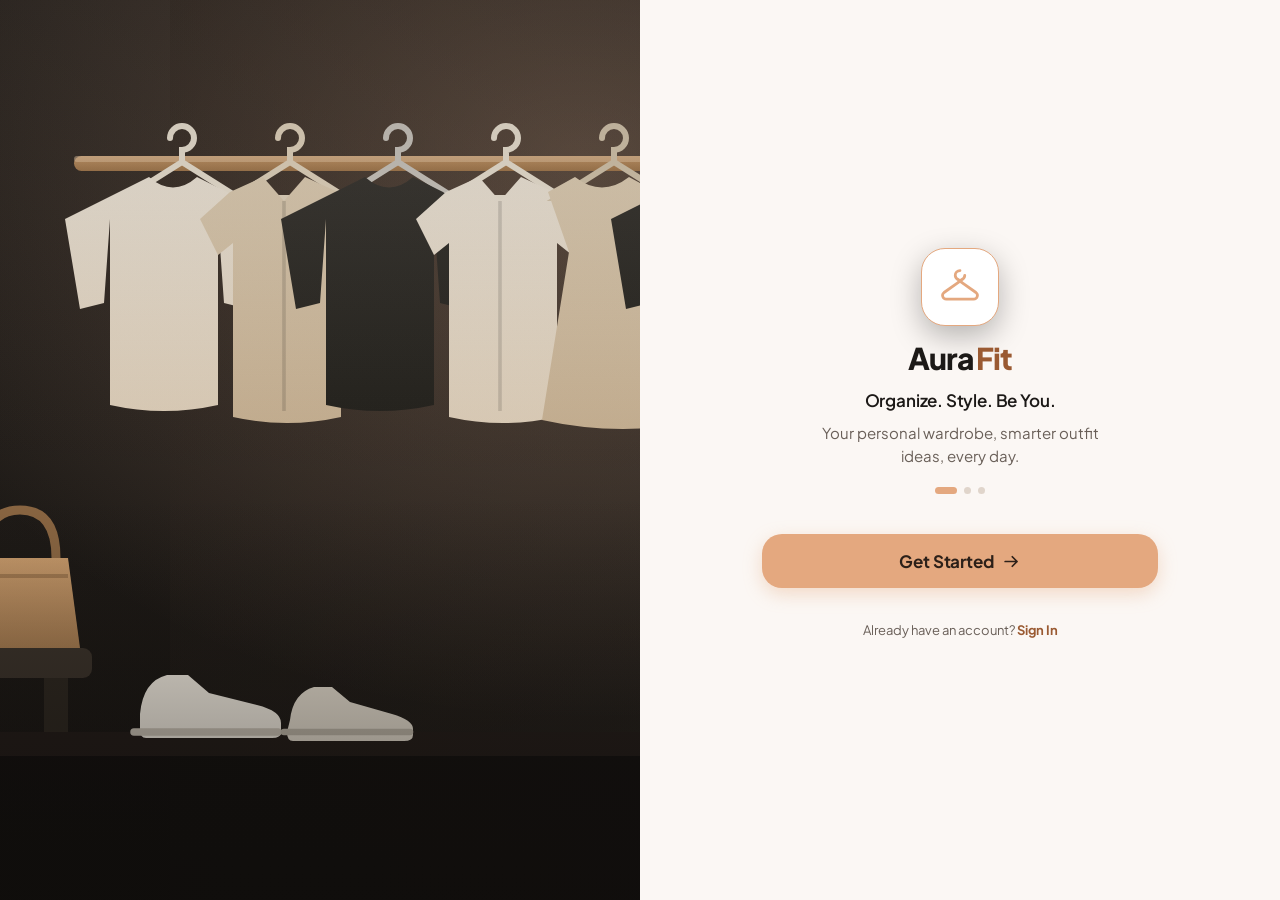
<file: Aura Fit/index.html>
<!DOCTYPE html>
<html lang="en" data-theme="light">
<head>
<meta charset="UTF-8">
<meta name="viewport" content="width=device-width, initial-scale=1, viewport-fit=cover">
<meta name="theme-color" content="#FBF7F4">
<title>Aura Fit — AI Personal Wardrobe & Outfit Assistant</title>
<meta name="description" content="Aura Fit — your AI personal wardrobe. Add clothes, get outfit ideas, find similar products and perfect pairs.">
<link rel="manifest" href="manifest.webmanifest">
<link rel="icon" href="icons/favicon-64.png" sizes="64x64" type="image/png">
<link rel="apple-touch-icon" href="icons/apple-touch-icon.png">
<meta name="apple-mobile-web-app-capable" content="yes">
<meta name="apple-mobile-web-app-status-bar-style" content="black-translucent">
<meta name="apple-mobile-web-app-title" content="Aura Fit">
<meta name="mobile-web-app-capable" content="yes">
<link rel="preconnect" href="https://fonts.googleapis.com">
<link rel="preconnect" href="https://fonts.gstatic.com" crossorigin>
<link href="https://fonts.googleapis.com/css2?family=Plus+Jakarta+Sans:wght@400;500;600;700;800&display=swap" rel="stylesheet" media="print" onload="this.media='all'">
<link rel="stylesheet" href="vendor/bootstrap.min.css">
<link rel="stylesheet" href="css/tokens.css">
<link rel="stylesheet" href="css/base.css">
<link rel="stylesheet" href="css/components.css">
<link rel="stylesheet" href="css/layout.css">
<link rel="stylesheet" href="css/screens.css">
<link rel="stylesheet" href="css/auth.css">
<link rel="stylesheet" href="css/admin.css">
<link rel="stylesheet" href="css/bootstrap-interop.css">
</head>
<body>

<!-- ===== icon sprite ===== -->
<!-- icon sprite lives in js/sprite.js and is shared with admin.html -->

<div id="root"></div>
<div id="sheet-layer"></div>
<div id="toast-layer" class="toast-layer" role="status" aria-live="polite"></div>

<script src="vendor/bootstrap.bundle.min.js"></script>
<script src="js/sprite.js"></script>
<script src="js/garments.js"></script>
<script src="js/colour.js"></script>
<script src="js/illustrations.js"></script>
<script src="js/data.js"></script>
<script src="js/store.js"></script>
<script src="js/ui.js"></script>
<script src="js/recommend.js"></script>
<script src="js/pwa.js"></script>
<script src="js/screens/auth.js"></script>
<script src="js/screens/onboarding.js"></script>
<script src="js/screens/home.js"></script>
<script src="js/screens/wardrobe.js"></script>
<script src="js/screens/item.js"></script>
<script src="js/screens/additem.js"></script>
<script src="js/screens/outfit.js"></script>
<script src="js/screens/ideas.js"></script>
<script src="js/screens/account.js"></script>
<script src="js/screens/stats.js"></script>
<script src="js/screens/admin.js"></script>
<script src="js/router.js"></script>
<script src="js/app.js"></script>
</body>
</html>
</file>
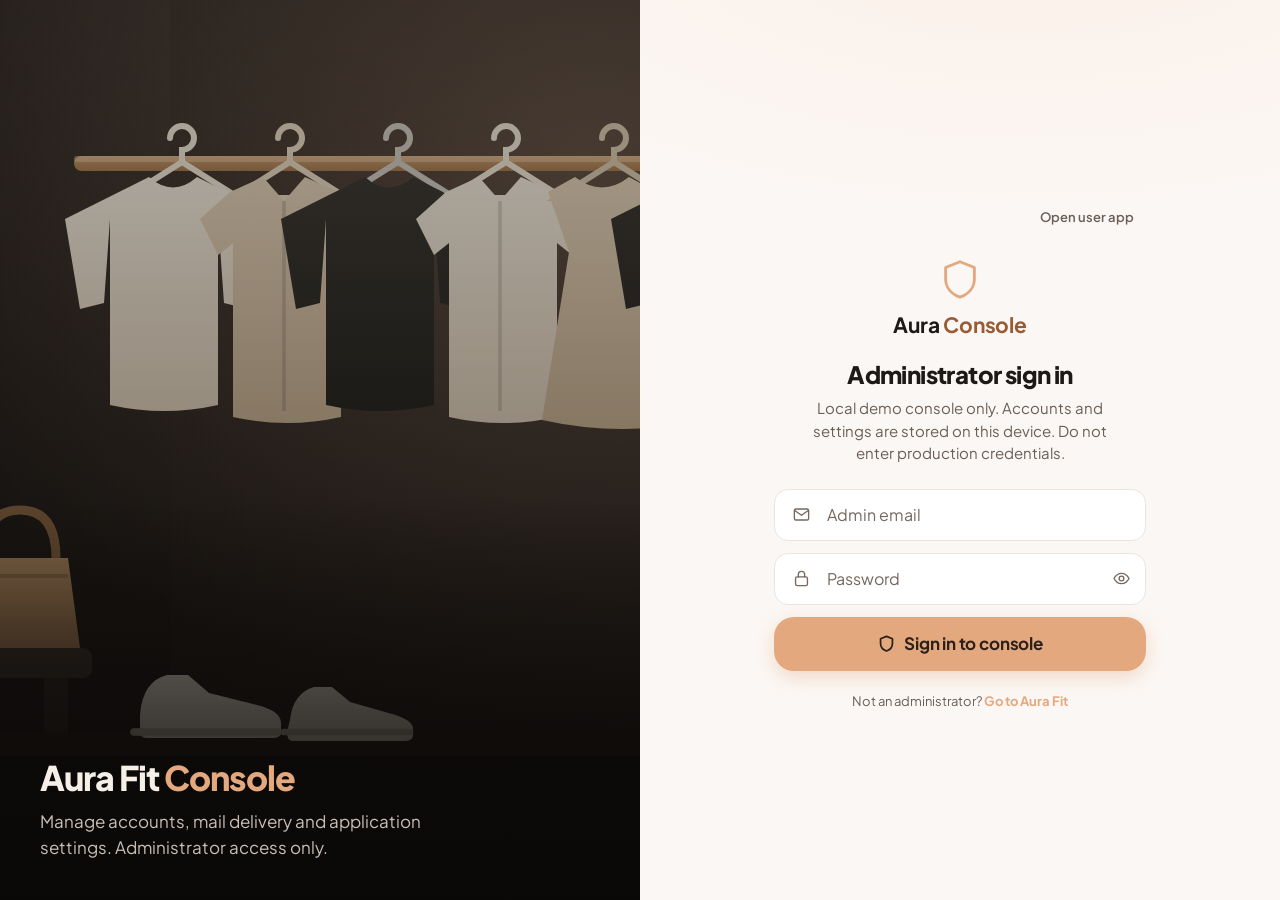
<file: Aura Fit/admin.html>
<!DOCTYPE html>
<html lang="en" data-theme="dark">
<head>
<meta charset="UTF-8">
<meta name="viewport" content="width=device-width, initial-scale=1, viewport-fit=cover">
<meta name="theme-color" content="#111312">
<title>Aura Fit Console — Admin</title>
<meta name="description" content="Aura Fit administration console — users, SMTP, email templates and application settings.">
<meta name="robots" content="noindex, nofollow">
<link rel="manifest" href="manifest.webmanifest">
<link rel="icon" href="icons/favicon-64.png" sizes="64x64" type="image/png">
<link rel="apple-touch-icon" href="icons/apple-touch-icon.png">
<meta name="apple-mobile-web-app-capable" content="yes">
<meta name="apple-mobile-web-app-status-bar-style" content="black-translucent">
<meta name="apple-mobile-web-app-title" content="Aura Fit">
<meta name="mobile-web-app-capable" content="yes">
<link rel="preconnect" href="https://fonts.googleapis.com">
<link rel="preconnect" href="https://fonts.gstatic.com" crossorigin>
<link href="https://fonts.googleapis.com/css2?family=Plus+Jakarta+Sans:wght@400;500;600;700;800&display=swap" rel="stylesheet" media="print" onload="this.media='all'">
<link rel="stylesheet" href="vendor/bootstrap.min.css">
<link rel="stylesheet" href="css/tokens.css">
<link rel="stylesheet" href="css/base.css">
<link rel="stylesheet" href="css/components.css">
<link rel="stylesheet" href="css/layout.css">
<link rel="stylesheet" href="css/screens.css">
<link rel="stylesheet" href="css/auth.css">
<link rel="stylesheet" href="css/admin.css">
<link rel="stylesheet" href="css/bootstrap-interop.css">
</head>
<body>

<!-- icon sprite lives in js/sprite.js and is shared with index.html -->

<div id="root"></div>
<div id="sheet-layer"></div>
<div id="toast-layer" class="toast-layer" role="status" aria-live="polite"></div>

<script src="vendor/bootstrap.bundle.min.js"></script>
<script src="js/sprite.js"></script>
<script src="js/garments.js"></script>
<script src="js/colour.js"></script>
<script src="js/illustrations.js"></script>
<script src="js/data.js"></script>
<script src="js/store.js"></script>
<script src="js/ui.js"></script>
<script src="js/recommend.js"></script>
<script src="js/pwa.js"></script>
<script src="js/screens/admin.js"></script>
<script src="js/admin-shell.js"></script>
</body>
</html>
</file>
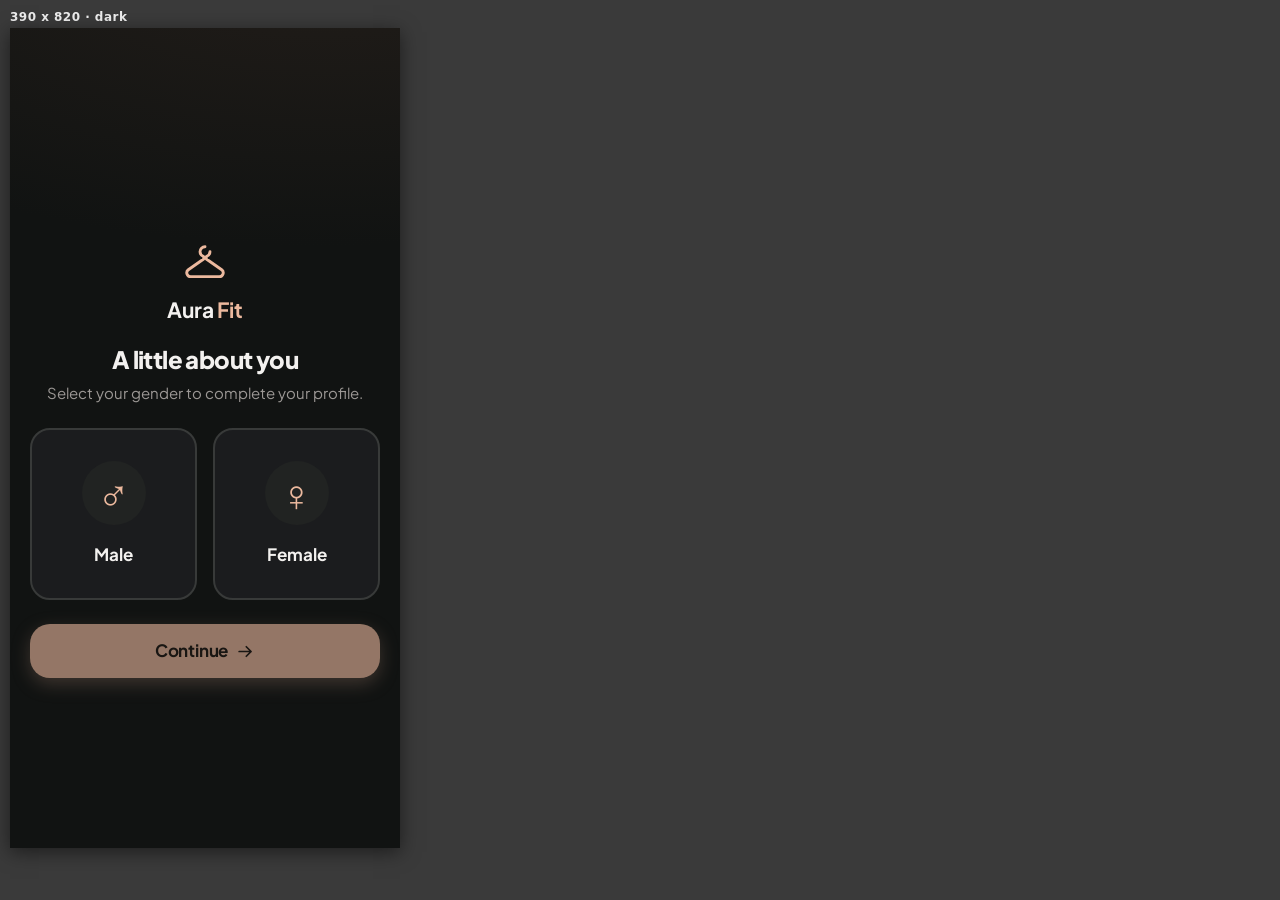
<file: Aura Fit/qa-frames.html>
<!DOCTYPE html>
<html lang="en">
<head>
<meta charset="utf-8">
<title>Aura Fit — responsive QA harness</title>
<style>
  body{margin:0;background:#3a3a3a;font:12px system-ui;color:#eee;padding:10px}
  .row{display:flex;gap:12px;align-items:flex-start}
  .col{display:flex;flex-direction:column;gap:4px}
  .lbl{font-weight:700;letter-spacing:.04em}
  iframe{border:0;background:#fff;display:block;box-shadow:0 4px 18px rgba(0,0,0,.5)}
</style>
</head>
<body>
<div class="row" id="row"></div>
<script>
  // ?w=390,768&h=820&hash=/home&theme=dark
  const q = new URLSearchParams(location.search);
  const widths = (q.get('w') || '390').split(',').map(Number);
  const h = Number(q.get('h') || 820);
  const hash = q.get('hash') || '/home';
  const theme = q.get('theme') || 'dark';
  const row = document.getElementById('row');

  widths.forEach(w => {
    const col = document.createElement('div');
    col.className = 'col';
    const lbl = document.createElement('div');
    lbl.className = 'lbl';
    lbl.textContent = w + ' x ' + h + '  ·  ' + theme;
    const f = document.createElement('iframe');
    f.width = w; f.height = h;
    f.src = 'index.html?qa=1#' + hash;
    f.onload = () => {
      try {
        const win = f.contentWindow;
        win.Store.load();
        win.Store.setTheme(theme);
        win.Store.demoLogin();
        win.location.hash = '#' + hash;
        win.Router.render();
      } catch (e) { lbl.textContent += '  [' + e.message + ']'; }
    };
    col.appendChild(lbl); col.appendChild(f);
    row.appendChild(col);
  });
</script>
</body>
</html>
</file>
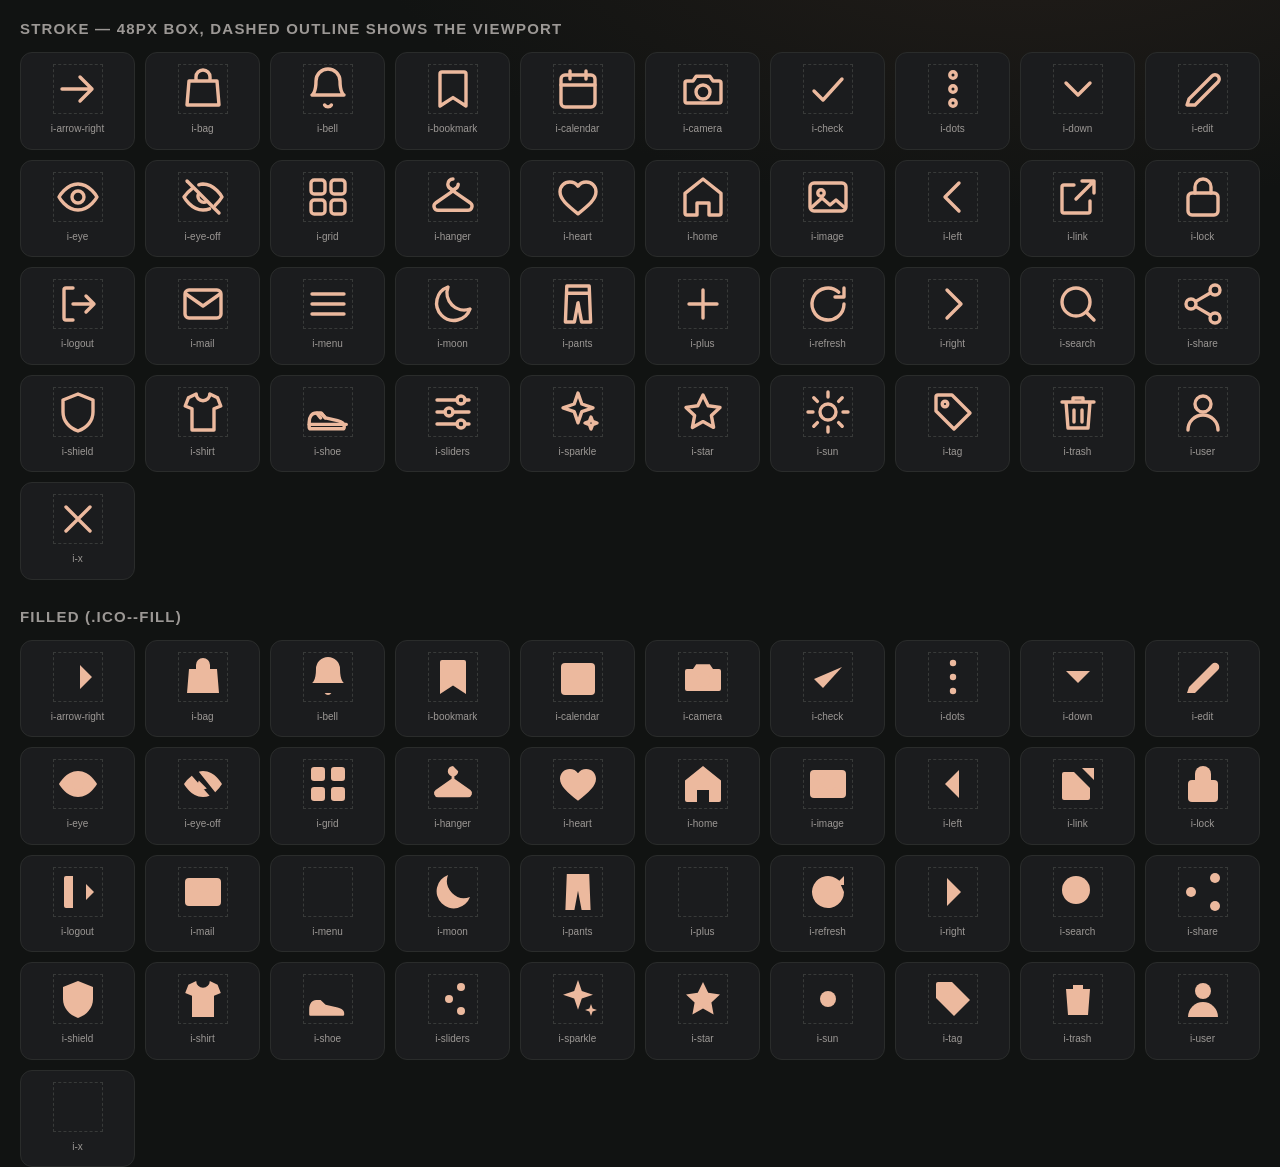
<file: Aura Fit/qa-icons.html>
<!DOCTYPE html>
<html lang="en" data-theme="dark">
<head>
<meta charset="utf-8">
<title>Aura Fit — icon audit</title>
<link rel="stylesheet" href="css/tokens.css">
<link rel="stylesheet" href="css/base.css">
<style>
  body{padding:20px;font-family:var(--font)}
  h2{font-size:15px;margin:0 0 14px;letter-spacing:.08em;text-transform:uppercase;color:var(--text-2)}
  .grid{display:grid;grid-template-columns:repeat(auto-fill,minmax(104px,1fr));gap:10px}
  .cell{
    background:var(--surface);border:1px solid var(--border);border-radius:12px;
    padding:12px 6px;text-align:center;
  }
  /* the exact box the app uses, so clipping shows up */
  .box{width:48px;height:48px;margin:0 auto 8px;position:relative;
       outline:1px dashed var(--border-2);outline-offset:0}
  .box svg{width:48px;height:48px;fill:none;stroke:currentColor;stroke-width:1.7;
           stroke-linecap:round;stroke-linejoin:round;color:var(--accent)}
  .nm{font-size:10px;color:var(--text-2);word-break:break-all}
  .filled svg{fill:currentColor;stroke:none}
</style>
</head>
<body>
<h2>Stroke — 48px box, dashed outline shows the viewport</h2>
<div class="grid" id="stroke"></div>
<h2 style="margin-top:28px">Filled (.ico--fill)</h2>
<div class="grid" id="filled"></div>

<script src="js/sprite.js"></script>
<script>
  var ids = [].slice.call(document.querySelectorAll('#aura-sprite g[id]')).map(function (g) { return g.id; });
  function render(host, filled) {
    document.getElementById(host).innerHTML = ids.map(function (id) {
      return '<div class="cell' + (filled ? ' filled' : '') + '">' +
        '<div class="box"><svg viewBox="0 0 24 24"><use href="#' + id + '"/></svg></div>' +
        '<div class="nm">' + id + '</div></div>';
    }).join('');
  }
  render('stroke', false);
  render('filled', true);
  document.title = 'Icon audit — ' + ids.length + ' icons';
</script>
</body>
</html>
</file>
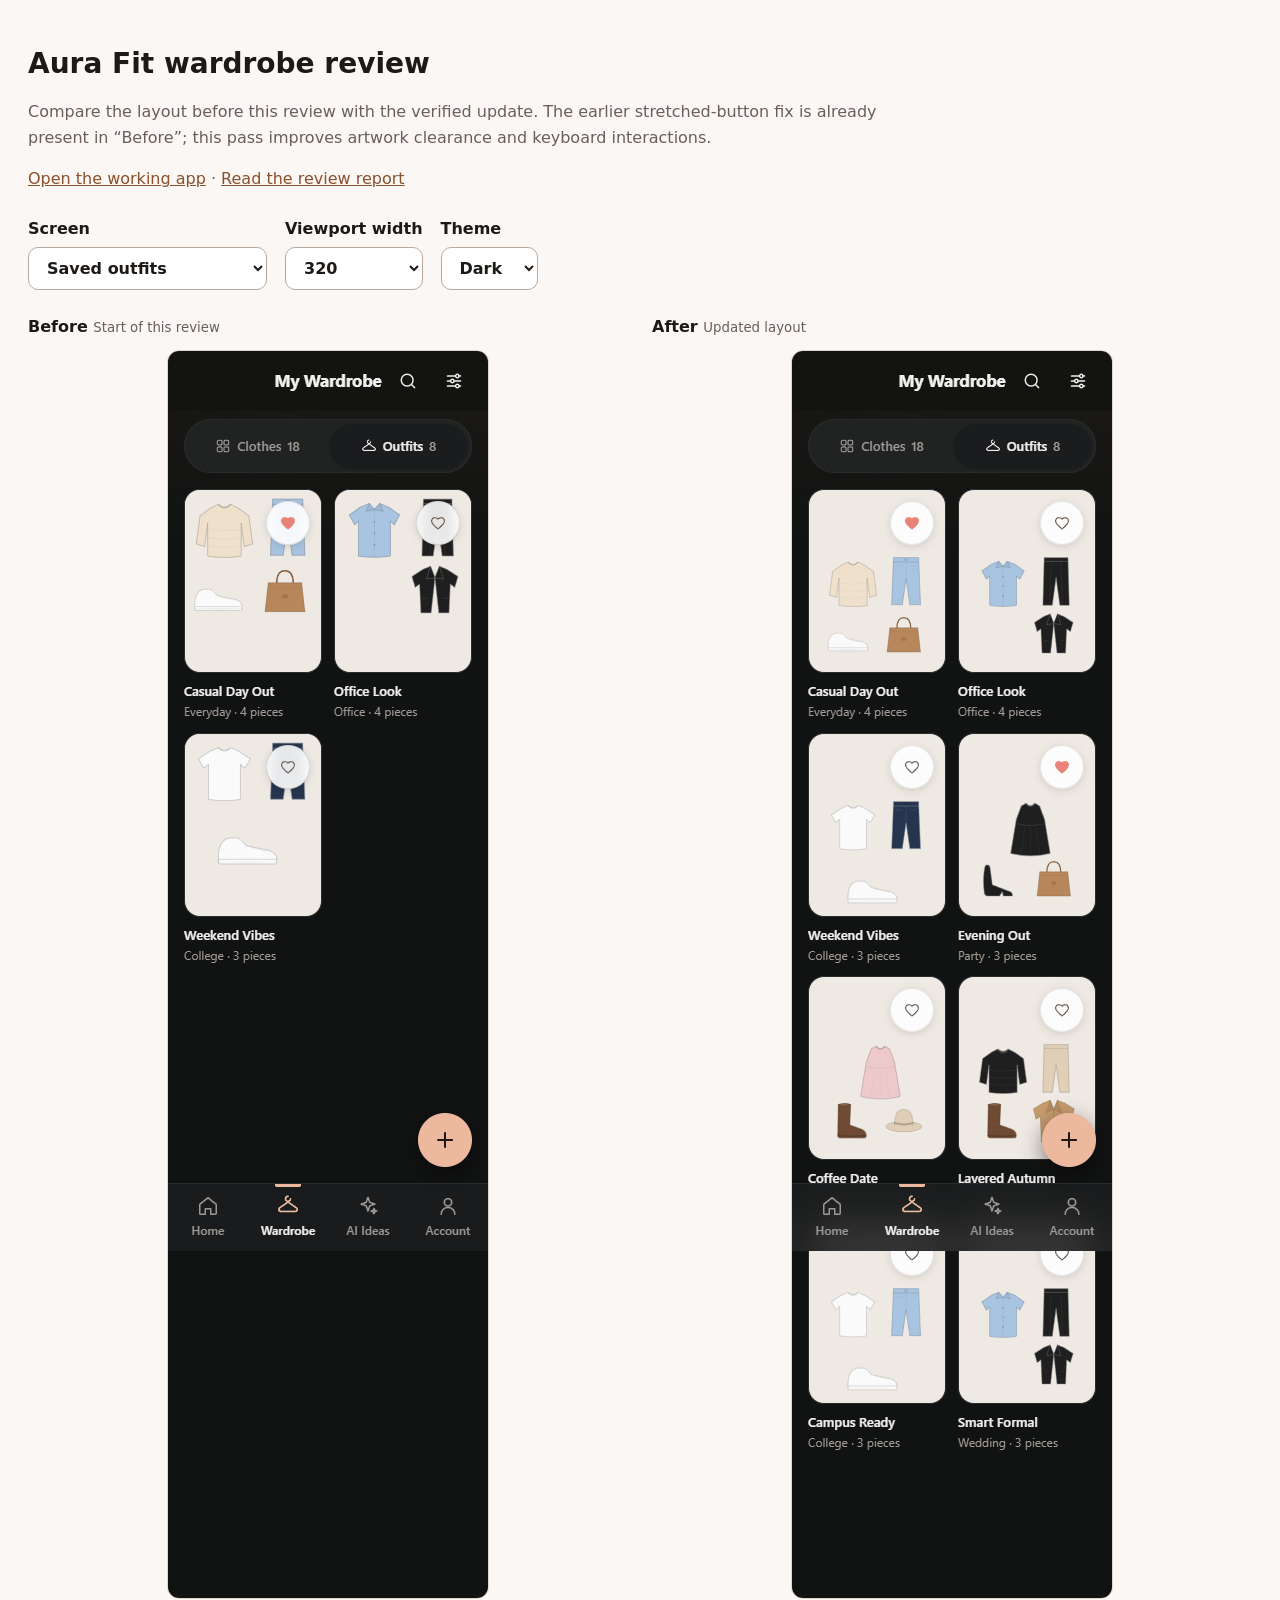
<file: Aura Fit/tests/artifacts/wardrobe-review.html>
<!doctype html>
<html lang="en">
<meta charset="utf-8">
<meta name="viewport" content="width=device-width,initial-scale=1">
<title>Aura Fit — wardrobe review</title>
<style>
*{box-sizing:border-box}body{margin:0;background:#fbf7f4;color:#1c1917;font:16px/1.6 system-ui,sans-serif}main{max-width:1500px;margin:auto;padding:28px}h1{font-size:28px;line-height:1.2}p{max-width:850px;color:#695f58}nav{display:flex;flex-wrap:wrap;gap:18px;margin:24px 0}label{display:grid;gap:6px;font-weight:600}select{font:inherit;padding:10px 14px;border:1px solid #b7a99d;border-radius:10px;background:white;color:#1c1917}select:focus-visible,a:focus-visible{outline:3px solid #9a5a32;outline-offset:3px}.pair{display:grid;grid-template-columns:1fr 1fr;gap:24px}figure{margin:0;min-width:0}figcaption{font-weight:700;margin-bottom:10px}img{display:block;max-width:100%;height:auto;margin:auto;border:1px solid #e0d5cb;border-radius:12px}a{color:#89502e}small{font-weight:400;color:#695f58}@media(max-width:650px){main{padding:18px}.pair{grid-template-columns:1fr}}
</style>
<main>
<h1>Aura Fit wardrobe review</h1>
<p>Compare the layout before this review with the verified update. The earlier stretched-button fix is already present in “Before”; this pass improves artwork clearance and keyboard interactions.</p>
<p><a href="../../index.html#/wardrobe?mode=outfits">Open the working app</a> · <a href="../../QA-REPORT.md">Read the review report</a></p>
<nav aria-label="Screenshot comparison options">
<label>Screen<select id="screen"><option value="outfits">Saved outfits</option><option value="clothes">Wardrobe categories</option><option value="detail">Outfit details</option></select></label>
<label>Viewport width<select id="width"><option>320</option><option>390</option><option>768</option><option>1440</option></select></label>
<label>Theme<select id="theme"><option value="dark">Dark</option><option value="light">Light</option></select></label>
</nav>
<div class="pair">
<figure><figcaption>Before <small>Start of this review</small></figcaption><a id="before-link"><img id="before" alt="Before this review"></a></figure>
<figure><figcaption>After <small>Updated layout</small></figcaption><a id="after-link"><img id="after" alt="After this review"></a></figure>
</div>
</main>
<script>
function show(){const name=document.getElementById('width').value+'-'+document.getElementById('theme').value+'-'+document.getElementById('screen').value+'.png';for(const state of ['before','after']){const path='wardrobe-review-'+state+'/'+name;document.getElementById(state).src=path;document.getElementById(state).alt=state+' — '+name.replace('.png','');document.getElementById(state+'-link').href=path;}}
document.querySelectorAll('select').forEach(select=>select.addEventListener('change',show));show();
</script>
</html>
</file>
<file: Aura Fit/css/tokens.css>
/* ============================================================
   AURA FIT - DESIGN TOKENS
   Colours sampled directly from the Design/ reference kit.
   Primitive -> semantic. Never hard-code a hex outside this file.
   ============================================================ */

:root{
  /* ---- type ---- */
  --font: "Plus Jakarta Sans", -apple-system, BlinkMacSystemFont, "Segoe UI", Roboto, Helvetica, Arial, sans-serif;

  --fs-display: 26px;
  --fs-title:   22px;
  --fs-h2:      17px;
  --fs-h3:      15px;
  --fs-body:    14px;
  --fs-sm:      13px;
  --fs-xs:      12px;
  --fs-xxs:     12px;

  --lh-tight: 1.2;
  --lh-snug:  1.35;
  --lh-body:  1.55;

  /* ---- spacing (4pt grid) ---- */
  --s1:4px; --s2:8px; --s3:12px; --s4:16px; --s5:20px;
  --s6:24px; --s7:32px; --s8:40px; --s9:56px;

  /* ---- radius ---- */
  --r-xs:8px; --r-sm:12px; --r-md:16px; --r-lg:20px; --r-xl:28px; --r-full:999px;

  /* ---- motion ---- */
  --ease-out:    cubic-bezier(.22,1,.36,1);
  --ease-spring: cubic-bezier(.34,1.4,.5,1);
  --t-fast:130ms; --t-base:240ms; --t-slow:420ms;

  /* ---- layout ---- */
  --tabbar-h: 68px;
  --topbar-h: 60px;
  --sidebar-w: 250px;
  --content-max: 1160px;
  --safe-b: env(safe-area-inset-bottom, 0px);

  /* ---- constant surfaces (identical in both themes) ---- */
  --hero-bg:     #15120F;   /* the always-dark wardrobe photo panel */
  --hero-text:   #F6EFE8;
  --hero-text-2: #C9BEB4;
  --on-solid:    #FFFFFF;   /* text/icons on a saturated fill */
  --plate-chip:    rgba(255,255,255,.88);  /* control resting on a product plate */
  --plate-chip-fg: #6B6058;
  --plate-chip-bd: rgba(24,18,14,.10);

  /* ---- z-index ---- */
  --z-nav:40; --z-fab:50; --z-sheet:80; --z-modal:90; --z-toast:95;
}

/* ============================ LIGHT ============================ */
:root, html[data-theme="light"]{
  --bg:            #FBF7F4;
  --bg-grad:       radial-gradient(1100px 500px at 80% -10%, #FBEFE7 0%, rgba(251,247,244,0) 60%);
  --surface:       #FFFFFF;
  --surface-2:     #F7F3EF;
  --surface-3:     #F1EBE5;
  --surface-tint:  #F7EAE2;
  --surface-tint-2:#FBF1EA;

  --border:        #EDE4DC;
  --border-2:      #E0D5CB;
  --divider:       #F0E9E3;

  --text:          #1C1917;
  --text-2:        #695F58;
  --text-3:        #74685F;

  --accent:        #E4A87F;
  --accent-2:      #C9865A;
  --accent-text:   #9A5A32;
  --accent-soft:   #F8EBE1;
  --accent-ring:   rgba(228,168,127,.38);
  --focus:         #9A5A32;
  --on-accent:     #2C2019;

  /* strong action = near-black in light (per reference kit) */
  --primary:       #1C1917;
  --on-primary:    #FFF9F5;

  --danger:        #B13F35;
  --danger-soft:   #FBECEA;
  --success:       #36734D;
  --success-soft:  #EAF3ED;

  --scrim:         rgba(38,30,25,.44);

  --knob:          #FFFFFF;
  --plate:         #F4EFEA;
  --plate-2:       #E9E1D9;

  --sh-card:   0 1px 2px rgba(60,44,34,.05);
  --sh-raised: 0 6px 20px rgba(60,44,34,.08);
  --sh-sheet:  0 -14px 44px rgba(50,36,28,.16);
  --sh-fab:    0 8px 22px rgba(190,132,88,.34);
  --sh-pop:    0 12px 32px rgba(50,36,28,.14);

  color-scheme: light;
}

/* ============================ DARK ============================= */
html[data-theme="dark"]{
  --bg:            #111312;
  --bg-grad:       radial-gradient(1100px 500px at 80% -10%, #221D19 0%, rgba(17,19,18,0) 60%);
  --surface:       #1B1C1E;
  --surface-2:     #212322;
  --surface-3:     #272928;
  --surface-tint:  #37302A;
  --surface-tint-2:#2B2622;

  --border:        #2A2C2B;
  --border-2:      #383A39;
  --divider:       #242625;

  --text:          #F3F1EF;
  --text-2:        #9C9895;
  --text-3:        #A39B95;

  --accent:        #ECB99E;
  --accent-2:      #ECB99E;
  --accent-text:   #ECB99E;
  --accent-soft:   #37302A;
  --accent-ring:   rgba(236,185,158,.34);
  --focus:         #ECB99E;
  --on-accent:     #1F1814;

  /* strong action = peach in dark (per reference kit) */
  --primary:       #ECB99E;
  --on-primary:    #1F1814;

  --danger:        #E8837A;
  --danger-soft:   #3A2523;
  --success:       #7FBE9B;
  --success-soft:  #1E2E26;

  --scrim:         rgba(0,0,0,.62);

  --knob:          #FFFFFF;
  --plate:         #EFE9E3;
  --plate-2:       #DFD7CF;

  --sh-card:   0 1px 2px rgba(0,0,0,.3);
  --sh-raised: 0 6px 20px rgba(0,0,0,.4);
  --sh-sheet:  0 -14px 44px rgba(0,0,0,.55);
  --sh-fab:    0 8px 22px rgba(0,0,0,.5);
  --sh-pop:    0 12px 32px rgba(0,0,0,.5);

  color-scheme: dark;
}
</file>
<file: Aura Fit/css/base.css>
/* ================= RESET + BASE ================= */
*,*::before,*::after{box-sizing:border-box}
*{margin:0;padding:0}
html,body{height:100%}
html{-webkit-text-size-adjust:100%}

body{
  font-family:var(--font);
  font-size:var(--fs-body);
  line-height:var(--lh-body);
  color:var(--text);
  background:var(--bg);
  background-image:var(--bg-grad);
  background-attachment:fixed;
  -webkit-font-smoothing:antialiased;
  -moz-osx-font-smoothing:grayscale;
  overscroll-behavior-y:none;
  transition:background-color var(--t-base) var(--ease-out), color var(--t-base) var(--ease-out);
}

img,svg,video{display:block;max-width:100%}
button,input,select,textarea{font:inherit;color:inherit}
button{background:none;border:0;cursor:pointer;-webkit-tap-highlight-color:transparent;touch-action:manipulation}
button:disabled{cursor:not-allowed}
a{color:inherit;text-decoration:none}
ul,ol{list-style:none}

h1,h2,h3,h4{line-height:var(--lh-tight);font-weight:700;letter-spacing:-.02em}

::selection{background:var(--accent);color:var(--on-accent)}

:focus-visible{outline:3px solid var(--focus);outline-offset:3px;border-radius:6px}
:focus:not(:focus-visible){outline:none}

.skip-link{position:fixed;left:var(--s4);top:var(--s4);z-index:10000;
  padding:var(--s3) var(--s4);background:var(--primary);color:var(--on-primary);
  border-radius:var(--r-sm);transform:translateY(-200%)}
.skip-link:focus{transform:none}
[data-view]:focus{outline:none}
h1,h2,h3{scroll-margin-top:calc(var(--topbar-h) + var(--s4))}

/* scrollbars */
*{scrollbar-width:thin;scrollbar-color:var(--border-2) transparent}
::-webkit-scrollbar{width:8px;height:8px}
::-webkit-scrollbar-track{background:transparent}
::-webkit-scrollbar-thumb{background:var(--border-2);border-radius:99px}
::-webkit-scrollbar-thumb:hover{background:var(--text-3)}

/* ================= ICON ================= */
.ico{
  width:20px;height:20px;flex:none;
  fill:none;stroke:currentColor;stroke-width:1.7;
  stroke-linecap:round;stroke-linejoin:round;
}
.ico--fill{fill:currentColor;stroke:none}
.ico--sm{width:16px;height:16px}
.ico--lg{width:24px;height:24px}
.ico--xl{width:32px;height:32px;stroke-width:1.4}

/* ================= UTILITIES ================= */
.af-row{display:flex;align-items:center}
.row-b{display:flex;align-items:center;justify-content:space-between}
.af-col{display:flex;flex-direction:column}
.gap1{gap:var(--s1)}.gap2{gap:var(--s2)}.gap3{gap:var(--s3)}.gap4{gap:var(--s4)}
.grow{flex:1;min-width:0}
.center{display:flex;align-items:center;justify-content:center}
.hidden{display:none !important}
[hidden]{display:none !important}
.trunc{overflow:hidden;text-overflow:ellipsis;white-space:nowrap}
.clamp2{display:-webkit-box;-webkit-line-clamp:2;-webkit-box-orient:vertical;overflow:hidden}

.sr{position:absolute;width:1px;height:1px;padding:0;margin:-1px;overflow:hidden;
    clip:rect(0 0 0 0);white-space:nowrap;border:0}

.t-dim{color:var(--text-2)}
.t-faint{color:var(--text-3)}
.t-accent{color:var(--accent-text)}
.t-xs{font-size:var(--fs-xs)}
.t-sm{font-size:var(--fs-sm)}
.t-med{font-weight:600}
.t-bold{font-weight:700}
.t-right{text-align:right}
.t-center{text-align:center}

.scroll-x{
  display:flex;overflow-x:auto;scroll-snap-type:x proximity;
  -webkit-overflow-scrolling:touch;scrollbar-width:none;
}
.scroll-x::-webkit-scrollbar{display:none}

/* section heading */
.sec{margin-top:var(--s6)}
.sec__head{display:flex;align-items:center;justify-content:space-between;margin-bottom:var(--s3)}
.sec__title{font-size:var(--fs-h2);font-weight:700;letter-spacing:-.015em}
.sec__link{
  display:inline-flex;align-items:center;gap:2px;min-height:44px;flex:none;
  font-size:var(--fs-xs);font-weight:600;color:var(--text-2);
  transition:color var(--t-fast);
}
.sec__link:hover{color:var(--accent-text)}
.sec__link .ico{width:14px;height:14px}

/* ================= ANIMATION ================= */
@keyframes fadeUp{from{opacity:0;transform:translateY(10px)}to{opacity:1;transform:none}}
@keyframes fadeIn{from{opacity:0}to{opacity:1}}
@keyframes pop{from{opacity:0;transform:scale(.94)}to{opacity:1;transform:none}}
@keyframes spin{to{transform:rotate(360deg)}}

.anim-in{animation:fadeUp var(--t-slow) var(--ease-out) both}
.stagger>*{animation:fadeUp 460ms var(--ease-out) both}
.stagger>*:nth-child(1){animation-delay:.02s}
.stagger>*:nth-child(2){animation-delay:.06s}
.stagger>*:nth-child(3){animation-delay:.10s}
.stagger>*:nth-child(4){animation-delay:.14s}
.stagger>*:nth-child(5){animation-delay:.18s}
.stagger>*:nth-child(6){animation-delay:.22s}
.stagger>*:nth-child(7){animation-delay:.26s}
.stagger>*:nth-child(8){animation-delay:.30s}
.stagger>*:nth-child(n+9){animation-delay:.34s}

@media (prefers-reduced-motion: reduce){
  *,*::before,*::after{
    animation-duration:.01ms !important;animation-delay:0ms !important;animation-iteration-count:1 !important;
    transition-duration:.01ms !important;scroll-behavior:auto !important;
  }
}
</file>
<file: Aura Fit/css/components.css>
/* ==========================================================
   AURA FIT - COMPONENTS
   ========================================================== */

/* ---------------- BUTTONS ---------------- */
.btn{
  display:inline-flex;align-items:center;justify-content:center;gap:var(--s2);
  min-height:48px;height:auto;padding:10px var(--s5);
  border-radius:var(--r-full);
  font-size:var(--fs-h3);font-weight:600;letter-spacing:-.01em;
  border:1px solid transparent;
  transition:transform var(--t-fast) var(--ease-out),
             background-color var(--t-fast), border-color var(--t-fast),
             opacity var(--t-fast), box-shadow var(--t-fast);
  user-select:none;white-space:normal;text-align:center;overflow-wrap:anywhere;
}
.btn:active{transform:scale(.97)}
.btn[disabled],.btn.is-disabled{opacity:.45;pointer-events:none}

.btn--primary{background:var(--primary);color:var(--on-primary)}
.btn--primary:hover{filter:brightness(1.08)}

.btn--accent{background:var(--accent);color:var(--on-accent)}
.btn--accent:hover{filter:brightness(1.06)}

.btn--soft{background:var(--surface-tint);color:var(--text)}
.btn--soft:hover{background:var(--surface-3)}

.btn--ghost{background:var(--surface);border-color:var(--border);color:var(--text)}
.btn--ghost:hover{border-color:var(--border-2);background:var(--surface-2)}

.btn--quiet{background:transparent;color:var(--text-2)}
.btn--quiet:hover{background:var(--surface-2);color:var(--text)}

.btn--danger{background:var(--danger-soft);color:var(--danger)}
.btn--danger:hover{filter:brightness(.97)}

.btn--block{width:100%}
.btn--sm{min-height:44px;padding:8px var(--s4);font-size:var(--fs-sm)}
.btn--lg{min-height:54px;font-size:var(--fs-h2)}

/* icon button */
.iconbtn{
  width:44px;height:44px;flex:none;border-radius:var(--r-full);
  display:inline-flex;align-items:center;justify-content:center;
  color:var(--text);
  transition:background-color var(--t-fast),color var(--t-fast),transform var(--t-fast);
}
.iconbtn:hover{background:var(--surface-2)}
.iconbtn:active{transform:scale(.92)}
.iconbtn--bordered{background:var(--surface);border:1px solid var(--border)}
.iconbtn--bordered:hover{border-color:var(--border-2)}
.iconbtn--badge{position:relative}
.iconbtn--badge::after{
  content:"";position:absolute;top:8px;right:9px;
  width:7px;height:7px;border-radius:99px;background:var(--danger);
  box-shadow:0 0 0 2px var(--bg);
}

/* ---------------- CHIPS / TABS ---------------- */
.chips{display:flex;gap:var(--s2);overflow-x:auto;scrollbar-width:none;padding:2px 0}
.chips::-webkit-scrollbar{display:none}
.chip{
  min-height:44px;padding:8px var(--s4);border-radius:var(--r-full);
  display:inline-flex;align-items:center;gap:6px;flex:none;
  font-size:var(--fs-sm);font-weight:600;
  background:var(--surface);color:var(--text-2);
  border:1px solid var(--border);
  transition:all var(--t-fast) var(--ease-out);
}
.chip:hover{border-color:var(--border-2);color:var(--text)}
.chip.is-active{
  background:var(--primary);color:var(--on-primary);border-color:transparent;
}
.chip .ico{width:15px;height:15px}

/* underline tabs */
.tabs{
  display:flex;gap:var(--s3);border-bottom:1px solid var(--divider);
  overflow-x:auto;scrollbar-width:none;
}
.tabs::-webkit-scrollbar{display:none}
.tab{
  position:relative;flex:none;padding:var(--s3) 10px;min-width:44px;
  font-size:var(--fs-h3);font-weight:600;color:var(--text-2);
  transition:color var(--t-fast);
}
.tab:hover{color:var(--text-2)}
.tab.is-active{color:var(--text)}
.tab.is-active::after{
  content:"";position:absolute;left:0;right:0;bottom:-1px;height:2px;
  border-radius:2px;background:var(--accent);
  animation:fadeIn var(--t-fast) var(--ease-out);
}

/* ---------------- CARD ---------------- */
.card{
  background:var(--surface);
  border:1px solid var(--border);
  border-radius:var(--r-md);
  box-shadow:var(--sh-card);
  transition:border-color var(--t-fast), box-shadow var(--t-base), transform var(--t-base);
}
.card--pad{padding:var(--s4)}
.card--tint{background:var(--surface-tint);border-color:transparent}
.card--hover:hover{border-color:var(--border-2);box-shadow:var(--sh-raised);transform:translateY(-2px)}
.card--flat{box-shadow:none}

/* list row inside cards */
.listrow{
  display:flex;align-items:center;gap:var(--s3);
  padding:var(--s4);width:100%;text-align:left;
  transition:background-color var(--t-fast);
}
.listrow+.listrow{border-top:1px solid var(--divider)}
.listrow:first-child{border-radius:var(--r-md) var(--r-md) 0 0}
.listrow:last-child{border-radius:0 0 var(--r-md) var(--r-md)}
.listrow:hover{background:var(--surface-2)}
.listrow__ico{
  width:38px;height:38px;border-radius:var(--r-sm);flex:none;
  display:flex;align-items:center;justify-content:center;
  background:var(--surface-tint);color:var(--accent-2);
}
.listrow__t{font-size:var(--fs-h3);font-weight:600}
.listrow__s{font-size:var(--fs-xs);color:var(--text-2);margin-top:1px}
.listrow__chev{color:var(--text-3)}

/* ---------------- FORM ---------------- */
.field{margin-bottom:var(--s4)}
.field__label{
  display:block;font-size:var(--fs-sm);font-weight:600;
  color:var(--text-2);margin-bottom:var(--s2);
}
.input,.select,.textarea{
  width:100%;
  background:var(--surface);
  border:1px solid var(--border);
  border-radius:var(--r-sm);
  padding:0 var(--s4);height:50px;
  font-size:16px;color:var(--text);
  transition:border-color var(--t-fast), box-shadow var(--t-fast), background-color var(--t-fast);
  appearance:none;
}
.textarea{height:auto;min-height:96px;padding:var(--s3) var(--s4);resize:vertical;line-height:1.5}
.input::placeholder,.textarea::placeholder{color:var(--text-3)}
.input:focus,.select:focus,.textarea:focus{
  outline:none;border-color:var(--focus);box-shadow:0 0 0 3px var(--accent-ring);
}
.select{
  padding-right:var(--s8);cursor:pointer;
  background-image:linear-gradient(45deg,transparent 50%,currentColor 50%),
                   linear-gradient(135deg,currentColor 50%,transparent 50%);
  background-position:calc(100% - 20px) 22px, calc(100% - 14px) 22px;
  background-size:6px 6px, 6px 6px;
  background-repeat:no-repeat;
  color:var(--text);
}
.select option{background:var(--surface);color:var(--text)}

.input-wrap{position:relative}
.input-wrap .input{padding-left:46px}
.input-wrap:has(.input-wrap__act) .input{padding-right:54px}
.input-wrap__ico{
  position:absolute;left:15px;top:50%;transform:translateY(-50%);
  color:var(--text-3);pointer-events:none;
}
.input-wrap__act{
  position:absolute;right:8px;top:50%;transform:translateY(-50%);
  width:44px;height:44px;border-radius:99px;color:var(--text-3);
  display:flex;align-items:center;justify-content:center;
}
.input-wrap__act:hover{color:var(--text);background:var(--surface-2)}

.field__err{
  display:none;font-size:var(--fs-xs);color:var(--danger);margin-top:6px;font-weight:500;
}
.field.has-err .input,.field.has-err .select{border-color:var(--danger)}
.field.has-err .field__err{display:block;animation:fadeIn var(--t-fast)}

/* search bar */
.searchbar{
  display:flex;align-items:center;gap:var(--s3);
  height:48px;padding:0 var(--s4);
  background:var(--surface);border:1px solid var(--border);
  border-radius:var(--r-sm);
  transition:border-color var(--t-fast), box-shadow var(--t-fast);
}
.searchbar:focus-within{border-color:var(--accent);box-shadow:0 0 0 3px var(--accent-ring)}
.searchbar__ico{color:var(--text-3)}
.searchbar input{flex:1;min-width:0;border:0;background:none;outline:none;font-size:16px}
.searchbar input::placeholder{color:var(--text-3)}

/* colour swatches */
.swatches{display:flex;gap:var(--s3);flex-wrap:wrap}
.swatch{
  width:44px;height:44px;border-radius:var(--r-full);
  border:2px solid var(--border);position:relative;
  transition:transform var(--t-fast) var(--ease-spring), box-shadow var(--t-fast);
}
.swatch:hover{transform:scale(1.08)}
.swatch.is-active{
  transform:scale(1.06);
  box-shadow:0 0 0 2px var(--bg), 0 0 0 4px var(--accent);
}
.swatch.is-active::after{
  content:"";position:absolute;inset:0;margin:auto;
  width:12px;height:7px;border-left:2px solid;border-bottom:2px solid;
  transform:rotate(-45deg) translate(1px,-2px);
  color:var(--swatch-check, var(--on-solid));
}

/* toggle switch */
.switch{
  width:48px;height:28px;border-radius:99px;flex:none;
  background:var(--border-2);position:relative;
  transition:background-color var(--t-base) var(--ease-out);
}
.switch::after{
  content:"";position:absolute;top:3px;left:3px;
  width:22px;height:22px;border-radius:99px;background:var(--knob);
  box-shadow:0 1px 3px rgba(0,0,0,.25);
  transition:transform var(--t-base) var(--ease-spring);
}
.switch.is-on{background:var(--accent)}
.switch.is-on::after{transform:translateX(20px)}

/* segmented control */
.segment{
  display:flex;padding:4px;gap:4px;
  background:var(--surface-2);border-radius:var(--r-full);
  border:1px solid var(--border);
}
.segment__btn{
  flex:1;min-width:0;min-height:44px;padding:8px;border-radius:var(--r-full);
  font-size:var(--fs-sm);font-weight:600;color:var(--text-2);
  display:flex;align-items:center;justify-content:center;gap:6px;
  transition:all var(--t-base) var(--ease-out);
}
.segment__btn:hover{color:var(--text)}
.segment__btn.is-active{background:var(--surface);color:var(--text);box-shadow:var(--sh-card)}

/* ---------------- BADGE / PILL ---------------- */
.badge{
  display:inline-flex;align-items:center;gap:5px;
  height:24px;padding:0 10px;border-radius:var(--r-full);
  font-size:var(--fs-xxs);font-weight:700;letter-spacing:.01em;
  background:var(--surface-tint);color:var(--accent-text);
}
.badge--muted{background:var(--surface-2);color:var(--text-2)}
.badge--success{background:var(--success-soft);color:var(--success)}
.badge .ico{width:12px;height:12px}
.badge .itemcard__dot{margin-right:0}

/* score pill */
.score{
  display:inline-flex;align-items:center;gap:4px;
  height:26px;padding:0 10px;border-radius:var(--r-full);
  font-size:var(--fs-xs);font-weight:700;
  background:var(--success-soft);color:var(--success);
}

/* ---------------- PRODUCT / GARMENT ---------------- */
.thumb{
  display:block;
  position:relative;width:100%;aspect-ratio:1/1;
  background:var(--plate);
  border-radius:var(--r-sm);overflow:hidden;
}
.thumb svg{width:100%;height:100%}
.thumb--tall{aspect-ratio:3/4}
.thumb--wide{aspect-ratio:4/3}

.prodcard{
  position:relative;display:flex;flex-direction:column;gap:var(--s2);
  background:var(--surface);border:1px solid var(--border);
  border-radius:var(--r-md);padding:var(--s2);
  text-align:left;width:100%;
  transition:border-color var(--t-fast),box-shadow var(--t-base),transform var(--t-base);
}
.prodcard:hover{border-color:var(--border-2);box-shadow:var(--sh-raised);transform:translateY(-2px)}
.prodcard__body{display:block;padding:0 var(--s2) var(--s2)}
.prodcard__name{display:block;font-size:var(--fs-sm);font-weight:600;line-height:1.3}
.prodcard__brand{display:block;font-size:var(--fs-xxs);color:var(--text-2);margin-top:2px}
.prodcard__price{display:block;font-size:var(--fs-h3);font-weight:700;margin-top:6px}
.prodcard__old{font-size:var(--fs-xxs);color:var(--text-3);text-decoration:line-through;margin-left:5px;font-weight:500}

/* selected state for the bottom-sheet single-select rule */
.prodcard.is-selected{
  border-color:var(--accent);
  box-shadow:0 0 0 2px var(--accent-ring);
}
.prodcard__tick{
  position:absolute;top:14px;right:14px;
  width:26px;height:26px;border-radius:99px;
  background:var(--accent);color:var(--on-accent);
  display:flex;align-items:center;justify-content:center;
  opacity:0;transform:scale(.5);
  transition:opacity var(--t-fast),transform var(--t-fast) var(--ease-spring);
  z-index:2;
}
.prodcard.is-selected .prodcard__tick{opacity:1;transform:scale(1)}
.prodcard__tick .ico{width:14px;height:14px;stroke-width:2.6;flex:none}

/* heart on card */
.fav{
  position:absolute;top:12px;right:12px;z-index:2;
  width:44px;height:44px;border-radius:50%;
  background:var(--plate-chip);color:var(--plate-chip-fg);
  border:1px solid var(--plate-chip-bd);
  /* the glyph is centred by absolute positioning rather than flex:
     a round chip must never let its icon drift off the centre point */
  display:block;padding:0;line-height:0;
  backdrop-filter:blur(6px);-webkit-backdrop-filter:blur(6px);
  box-shadow:0 2px 8px rgba(20,14,10,.14);
  transition:transform var(--t-fast) var(--ease-spring),color var(--t-fast),background-color var(--t-fast);
}
.fav:hover{transform:scale(1.06)}
.fav.is-on{color:var(--danger)}
.fav.is-on .ico{fill:currentColor}
/* Dead-centre regardless of flex quirks: the chip is the positioning
   context and the glyph is pinned to its exact middle. */
.fav .ico{
  position:absolute;top:50%;left:50%;
  width:17px;height:17px;
  transform:translate(-50%,-50%);
}


/* ---------------- BOTTOM SHEET ---------------- */
.sheet-scrim{
  position:fixed;inset:0;background:var(--scrim);
  z-index:var(--z-sheet);
  opacity:0;transition:opacity var(--t-base) var(--ease-out);
  backdrop-filter:blur(2px);-webkit-backdrop-filter:blur(2px);
}
.sheet-scrim.is-open{opacity:1}

.sheet{
  position:fixed;left:0;right:0;bottom:0;
  z-index:calc(var(--z-sheet) + 1);
  height:66vh;                     /* ~2/3 of the screen, per spec */
  height:66dvh;
  max-height:none;
  background:var(--surface);
  border-radius:var(--r-xl) var(--r-xl) 0 0;
  box-shadow:var(--sh-sheet);
  display:flex;flex-direction:column;
  transform:translateY(100%);
  transition:transform var(--t-slow) var(--ease-spring);
  will-change:transform;
  border:1px solid var(--border);border-bottom:0;
}
.sheet.is-open{transform:translateY(0)}
.sheet.is-dragging{transition:none}

.sheet__grip{
  padding:10px 0 4px;display:flex;justify-content:center;
  cursor:grab;touch-action:none;flex:none;
}
.sheet__grip span{width:42px;height:4px;border-radius:99px;background:var(--border-2)}
.sheet__grip:active{cursor:grabbing}

.sheet__head{
  padding:var(--s2) var(--s5) var(--s3);flex:none;
  display:flex;align-items:flex-start;justify-content:space-between;gap:var(--s3);
}
.sheet__title{font-size:var(--fs-h2);font-weight:700}
.sheet__head > div{min-width:0}
.sheet__title{overflow-wrap:anywhere;display:-webkit-box;-webkit-line-clamp:2;-webkit-box-orient:vertical;overflow:hidden}
.sheet__sub{font-size:var(--fs-xs);color:var(--text-2);margin-top:2px}

.sheet__tabs{padding:0 var(--s5);flex:none}
.sheet__body{
  flex:1;min-height:0;overflow-y:auto;padding:var(--s4) var(--s5) var(--s6);
  overscroll-behavior:contain;-webkit-overflow-scrolling:touch;
}

/* sticky action bar revealed on selection */
.sheet__bar{
  flex:none;padding:var(--s3) var(--s5) calc(var(--s3) + var(--safe-b));
  border-top:1px solid var(--divider);
  background:var(--surface);
  display:flex;align-items:center;gap:var(--s3);
  display:none;
  position:relative;
}
.sheet__bar.is-visible{
  display:flex;
  animation:fadeUp var(--t-base) var(--ease-spring) both;
}
.sheet__bar-info{flex:1;min-width:0}
.sheet__bar-name{font-size:var(--fs-sm);font-weight:600;overflow:hidden;text-overflow:ellipsis;white-space:nowrap}
.sheet__bar-price{font-size:var(--fs-xs);color:var(--text-2)}

/* ---------------- MODAL ---------------- */
.modal-scrim{
  position:fixed;inset:0;z-index:var(--z-modal);
  background:var(--scrim);display:flex;align-items:center;justify-content:center;
  padding:var(--s5);opacity:0;transition:opacity var(--t-base);
  backdrop-filter:blur(3px);-webkit-backdrop-filter:blur(3px);
}
.modal-scrim.is-open{opacity:1}
.modal{
  width:100%;max-width:380px;background:var(--surface);
  border:1px solid var(--border);border-radius:var(--r-lg);
  padding:var(--s6);box-shadow:var(--sh-pop);
  transform:scale(.94);opacity:0;
  transition:transform var(--t-base) var(--ease-spring),opacity var(--t-base);
}
.modal-scrim.is-open .modal{transform:scale(1);opacity:1}
.modal__title{font-size:var(--fs-h2);font-weight:700;margin-bottom:var(--s2)}
.modal__text{font-size:var(--fs-sm);color:var(--text-2);margin-bottom:var(--s5)}
.modal__acts{display:flex;gap:var(--s3)}
.modal__acts .btn{flex:1}

/* ---------------- TOAST ---------------- */
.toast-layer{
  position:fixed;left:0;right:0;z-index:var(--z-toast);
  bottom:calc(var(--tabbar-h) + var(--safe-b) + 84px);
  display:flex;flex-direction:column;align-items:center;gap:var(--s2);
  pointer-events:none;padding:0 var(--s4);
}
.toast{
  display:flex;align-items:center;gap:var(--s2);
  max-width:420px;
  padding:11px var(--s4);border-radius:var(--r-full);
  background:var(--text);color:var(--bg);
  font-size:var(--fs-sm);font-weight:600;
  box-shadow:var(--sh-pop);
  animation:fadeUp var(--t-base) var(--ease-spring) both;
}
.toast.is-out{animation:fadeIn var(--t-fast) reverse both}
.toast .ico{width:16px;height:16px;display:block}
.toast [data-t-ico]{display:flex;align-items:center;flex:none}
.toast [data-t-msg]{min-width:0}
.toast--success .ico{color:var(--success)}
.toast--error .ico{color:var(--danger)}

/* ---------------- PROGRESS / DONUT ---------------- */
.donut{position:relative;flex:none}
.donut svg{transform:rotate(-90deg)}
.donut__track{stroke:var(--surface-3);fill:none}
.donut__arc{
  stroke:var(--accent);fill:none;stroke-linecap:round;
  transition:stroke-dashoffset 900ms var(--ease-out);
}
.donut__val{
  position:absolute;inset:0;display:flex;align-items:center;justify-content:center;
  font-size:var(--fs-h3);font-weight:700;
}

.bar{height:7px;border-radius:99px;background:var(--surface-3);overflow:hidden}
.bar__fill{
  height:100%;border-radius:99px;background:var(--accent);
  box-shadow:inset 0 0 0 1px var(--border-2);
  transition:width 800ms var(--ease-out);
}

.dots{display:flex;gap:5px}
.dots i{width:8px;height:8px;border-radius:99px;background:var(--surface-3);display:block}
.dots i.is-on{background:var(--accent)}

/* stepper (onboarding) */
.stepper{display:flex;gap:6px;align-items:center}
.stepper i{
  height:4px;border-radius:99px;background:var(--surface-3);
  flex:1;transition:background-color var(--t-base);
}
.stepper i.is-on{background:var(--accent)}

/* ---------------- EMPTY / LOADER ---------------- */
.empty{
  display:flex;flex-direction:column;align-items:center;justify-content:center;
  text-align:center;padding:var(--s8) var(--s5);gap:var(--s3);
}
.empty__ico{
  width:68px;height:68px;border-radius:50%;
  background:var(--surface-tint);color:var(--accent-2);
  display:flex;align-items:center;justify-content:center;
}
.empty__t{font-size:var(--fs-h2);font-weight:700}
.empty__s{font-size:var(--fs-sm);color:var(--text-2);max-width:280px}

.spinner{
  width:18px;height:18px;border-radius:50%;flex:none;
  border:2px solid currentColor;border-top-color:transparent;
  animation:spin .7s linear infinite;opacity:.9;
}

/* AI thinking dots */
.thinking{display:inline-flex;gap:4px;align-items:center}
.thinking i{
  width:6px;height:6px;border-radius:99px;background:currentColor;
  animation:blink 1.2s infinite both;
}
.thinking i:nth-child(2){animation-delay:.18s}
.thinking i:nth-child(3){animation-delay:.36s}
@keyframes blink{0%,80%,100%{opacity:.25}40%{opacity:1}}

/* ---------------- INSTALL (PWA) BANNER ---------------- */
.pwa-banner{
  position:fixed;left:var(--s4);right:var(--s4);
  bottom:calc(var(--tabbar-h) + var(--safe-b) + var(--s4));
  z-index:var(--z-toast);
  display:flex;align-items:center;gap:var(--s3);
  padding:var(--s3) var(--s3) var(--s3) var(--s4);
  background:var(--surface);
  border:1px solid var(--border);
  border-radius:var(--r-md);
  box-shadow:var(--sh-pop);
  transform:translateY(16px);opacity:0;
  transition:transform var(--t-base) var(--ease-spring),opacity var(--t-base);
}
.pwa-banner.is-in{transform:translateY(0);opacity:1}
.pwa-banner__ico{
  width:38px;height:38px;flex:none;border-radius:11px;
  background:var(--accent);color:var(--on-accent);
  display:flex;align-items:center;justify-content:center;
}
.pwa-banner__txt{display:flex;flex-direction:column;min-width:0;flex:1}
.pwa-banner__txt strong{font-size:var(--fs-h3);font-weight:700;line-height:1.2}
.pwa-banner__txt small{font-size:var(--fs-xs);color:var(--text-2);line-height:1.35}
.pwa-banner .btn--sm{flex:none}

@media (min-width:1024px){
  .pwa-banner{
    left:auto;right:var(--s7);
    bottom:calc(var(--s7) + 72px);
    max-width:400px;
  }
}

/* ---------------- SAVE CONTROL (bottom sheet) ----------------
   The label lives in its own element so the icon and text align
   on one flex baseline, and the button reserves a fixed width so
   it does not jump when it flips between Save and Saved.        */
.sheet__save{
  min-width:104px;
  justify-content:center;
  gap:7px;
  background:var(--surface);
  border-color:var(--border);
  color:var(--text);
}
.sheet__save .ico{flex:none}
.sheet__save [data-save-label]{line-height:1;white-space:nowrap}
.sheet__save:hover{border-color:var(--border-2);background:var(--surface-2)}
.sheet__save.is-saved{
  background:var(--accent-soft);
  border-color:var(--accent);
  color:var(--accent-text);
}
.sheet__save.is-saved .ico{color:var(--accent-2)}

/* saved marker on a product card */
.prodcard__saved{
  position:absolute;top:12px;right:12px;z-index:2;
  width:30px;height:30px;border-radius:99px;
  display:block;line-height:0;
  background:var(--plate-chip);
  border:1px solid var(--plate-chip-bd);
  color:var(--accent-2);
  box-shadow:0 2px 8px rgba(20,14,10,.14);
  backdrop-filter:blur(6px);-webkit-backdrop-filter:blur(6px);
}
.prodcard__saved .ico{
  position:absolute;top:50%;left:50%;
  width:16px;height:16px;
  transform:translate(-50%,-50%);
  fill:currentColor;stroke:none;
}

/* the wishlist remove control reuses .fav but carries a bookmark */
.fav.is-on .ico{fill:currentColor}
.fav:hover .ico{transform:translate(-50%,-50%) scale(1.06)}
</file>
<file: Aura Fit/css/layout.css>
/* ==========================================================
   AURA FIT - APP SHELL & RESPONSIVE LAYOUT
   Mobile-first. Bottom tab bar + bottom-RIGHT floating "+".
   Desktop >= 1024px switches to a left sidebar.
   ========================================================== */

.app{min-height:100dvh;display:flex;flex-direction:column}
.main{min-width:0}

/* ---------------- TOP BAR ---------------- */
.topbar{
  position:sticky;top:0;z-index:var(--z-nav);
  min-height:var(--topbar-h);height:auto;
  display:grid;grid-template-columns:minmax(44px,1fr) minmax(0,2fr) minmax(44px,1fr);align-items:center;gap:var(--s2);
  padding:0 var(--s3);
  background:var(--bg);
  background:color-mix(in srgb, var(--bg) 86%, transparent);
  backdrop-filter:saturate(180%) blur(14px);
  -webkit-backdrop-filter:saturate(180%) blur(14px);
  border-bottom:1px solid transparent;
  transition:border-color var(--t-base), background-color var(--t-base);
}
.topbar.is-stuck{border-bottom-color:var(--divider)}
.topbar__title{
  min-width:0;text-align:center;
  font-size:var(--fs-h2);font-weight:700;letter-spacing:-.015em;
  overflow:hidden;text-overflow:ellipsis;white-space:nowrap;
}
.topbar__side{display:flex;align-items:center;gap:2px;min-width:44px}
.topbar__side--r{justify-content:flex-end}
/* reserved slot for the future three-dot menu (top-left) */
.topbar__future{display:none}

/* brand lockup used on the home top bar */
.brand{display:flex;align-items:center;gap:var(--s2)}
.brand__mark{
  width:30px;height:30px;border-radius:9px;flex:none;
  background:linear-gradient(140deg,var(--accent),var(--accent-2));
  color:var(--on-accent);
  display:flex;align-items:center;justify-content:center;
  box-shadow:var(--sh-card);
}
.brand__mark .ico{width:17px;height:17px;stroke-width:2}
.brand__name{font-size:var(--fs-h2);font-weight:800;letter-spacing:-.03em}
.brand__name em{font-style:normal;color:var(--accent-2)}

/* ---------------- VIEW / CONTENT ---------------- */
.view{
  flex:1;
  padding:0 var(--s4);
  padding-bottom:calc(var(--tabbar-h) + var(--safe-b) + 78px);
  max-width:var(--content-max);width:100%;margin:0 auto;
}
.view--flush{padding-left:0;padding-right:0}
.view__inner{padding:0 var(--s4)}

/* ---------------- BOTTOM TAB BAR (4 tabs, no centre slot) ---------------- */
.tabbar{
  position:fixed;left:0;right:0;bottom:0;z-index:var(--z-nav);
  height:calc(var(--tabbar-h) + var(--safe-b));
  padding-bottom:var(--safe-b);
  display:grid;grid-template-columns:repeat(4,1fr);
  background:var(--surface);
  background:color-mix(in srgb, var(--surface) 88%, transparent);
  backdrop-filter:saturate(180%) blur(18px);
  -webkit-backdrop-filter:saturate(180%) blur(18px);
  border-top:1px solid var(--border);
}
.tabbar__btn{
  display:flex;flex-direction:column;align-items:center;justify-content:center;gap:4px;
  color:var(--text-2);font-size:var(--fs-xxs);font-weight:600;
  transition:color var(--t-fast);position:relative;
}
.tabbar__btn:hover{color:var(--text-2)}
.tabbar__btn.is-active{color:var(--text)}
.tabbar__btn.is-active .ico{color:var(--accent-2)}
.tabbar__btn .ico{width:22px;height:22px;transition:transform var(--t-base) var(--ease-spring)}
.tabbar__btn.is-active .ico{transform:translateY(-1px) scale(1.06)}
.tabbar__btn.is-active::before{
  content:"";position:absolute;top:0;left:50%;transform:translateX(-50%);
  width:26px;height:3px;border-radius:0 0 3px 3px;background:var(--accent);
}

/* ---------------- FLOATING "+" (BOTTOM-RIGHT, like a chat bubble) -------
   Deliberately NOT centred in the tab bar - per product requirement.
   ---------------------------------------------------------------------- */
.fab{
  position:fixed;right:var(--s4);z-index:var(--z-fab);
  bottom:calc(var(--tabbar-h) + var(--safe-b) + var(--s4));
  height:54px;min-width:54px;padding:0;
  border-radius:var(--r-full);
  display:flex;align-items:center;justify-content:center;gap:var(--s2);
  background:var(--accent);color:var(--on-accent);
  box-shadow:var(--sh-fab);
  gap:0;
  transition:transform var(--t-base) var(--ease-spring),
             box-shadow var(--t-base), padding var(--t-base) var(--ease-out),
             opacity var(--t-base);
}
.fab .ico{width:24px;height:24px;stroke-width:2.1;flex:none}
.fab__label{
  max-width:0;opacity:0;white-space:nowrap;overflow:hidden;
  font-size:var(--fs-h3);font-weight:700;
  transition:max-width var(--t-base) var(--ease-out),opacity var(--t-fast);
}
.fab:hover{transform:translateY(-2px) scale(1.02);box-shadow:var(--sh-pop)}
.fab:active{transform:scale(.95)}
.fab.is-hidden,
body.is-sheet-open .fab{opacity:0;pointer-events:none;transform:scale(.8) translateY(8px)}

/* pulse ring on first load, draws the eye like a support bubble */
.fab::after{
  content:"";position:absolute;inset:0;border-radius:inherit;
  border:2px solid var(--accent);opacity:0;
}
.fab.is-pulse::after{animation:fabPulse 2.4s var(--ease-out) 2}
@keyframes fabPulse{
  0%{opacity:.7;transform:scale(1)}
  100%{opacity:0;transform:scale(1.55)}
}

/* ---------------- SIDEBAR (desktop) ---------------- */
.sidebar{display:none}

/* ---------------- AUTH / FULLSCREEN SHELL ---------------- */
.auth{
  min-height:100dvh;display:flex;flex-direction:column;
  padding:var(--s6) var(--s5) calc(var(--s6) + var(--safe-b));
  max-width:460px;margin:0 auto;width:100%;
}
.auth__top{display:flex;align-items:center;justify-content:space-between;margin-bottom:var(--s7)}
.auth__body{flex:1;display:flex;flex-direction:column;justify-content:center}
.auth__logo{
  width:60px;height:60px;border-radius:18px;margin-bottom:var(--s5);
  background:linear-gradient(140deg,var(--accent),var(--accent-2));
  color:var(--on-accent);
  display:flex;align-items:center;justify-content:center;
  box-shadow:var(--sh-fab);
}
.auth__logo .ico{width:32px;height:32px;stroke-width:1.8}
.auth__title{font-size:var(--fs-display);font-weight:800;letter-spacing:-.03em}
.auth__sub{font-size:var(--fs-h3);color:var(--text-2);margin-top:6px;margin-bottom:var(--s6)}
.auth__foot{text-align:center;font-size:var(--fs-sm);color:var(--text-2);margin-top:var(--s5)}
.auth__foot button{font-weight:700;color:var(--accent-2)}
.auth__foot button:hover{text-decoration:underline}
.auth__divider{
  display:flex;align-items:center;gap:var(--s3);
  margin:var(--s5) 0;color:var(--text-3);font-size:var(--fs-xs);
}
.auth__divider::before,.auth__divider::after{
  content:"";flex:1;height:1px;background:var(--divider);
}

/* ==========================================================
   TABLET  >= 720px
   ========================================================== */
@media (min-width:720px){
  .view{padding-left:var(--s6);padding-right:var(--s6)}
  .view__inner{padding:0 var(--s6)}
  .topbar{padding:0 var(--s5);min-height:68px}
  .fab{right:var(--s6);bottom:calc(var(--tabbar-h) + var(--safe-b) + var(--s5))}
  .fab:hover{padding:0 var(--s5) 0 var(--s4)}
  .fab:hover .fab__label{max-width:130px;opacity:1;margin-left:var(--s2)}
}

/* ==========================================================
   DESKTOP  >= 1024px  - sidebar navigation
   ========================================================== */
@media (min-width:1024px){
  :root{--topbar-h:74px}

  .app{flex-direction:row}

  .tabbar{display:none}

  .sidebar{
    display:flex;flex-direction:column;
    width:var(--sidebar-w);flex:none;
    height:100dvh;position:sticky;top:0;
    padding:var(--s6) var(--s4);
    background:var(--surface);
    border-right:1px solid var(--border);
    overflow-y:auto;
  }
  .sidebar__brand{display:flex;align-items:center;gap:var(--s3);padding:0 var(--s3);margin-bottom:var(--s7)}
  .sidebar__brand .brand__mark{width:36px;height:36px;border-radius:11px}
  .sidebar__brand .brand__mark .ico{width:20px;height:20px}
  .sidebar__brand .brand__name{font-size:19px}

  .sidebar__nav{display:flex;flex-direction:column;gap:2px;flex:1}
  .sidebar__lbl{
    font-size:var(--fs-xxs);font-weight:700;letter-spacing:.09em;
    text-transform:uppercase;color:var(--text-3);
    padding:0 var(--s3);margin:var(--s5) 0 var(--s2);
  }
  .sidebar__btn{
    display:flex;align-items:center;gap:var(--s3);
    height:46px;padding:0 var(--s3);border-radius:var(--r-sm);
    font-size:var(--fs-h3);font-weight:600;color:var(--text-2);
    transition:background-color var(--t-fast),color var(--t-fast);
    text-align:left;position:relative;
  }
  .sidebar__btn:hover{background:var(--surface-2);color:var(--text)}
  .sidebar__btn.is-active{background:var(--surface-tint);color:var(--text)}
  .sidebar__btn.is-active .ico{color:var(--accent-2)}
  .sidebar__btn .ico{width:21px;height:21px}
  .sidebar__btn .badge{margin-left:auto}

  .sidebar__foot{border-top:1px solid var(--divider);padding-top:var(--s4);margin-top:var(--s4)}
  .sidebar__user{
    display:flex;align-items:center;gap:var(--s3);
    padding:var(--s2) var(--s3);border-radius:var(--r-sm);width:100%;text-align:left;
    transition:background-color var(--t-fast);
  }
  .sidebar__user:hover{background:var(--surface-2)}
  .sidebar__avatar{
    width:36px;height:36px;border-radius:99px;flex:none;
    background:var(--surface-tint);color:var(--accent-2);
    display:flex;align-items:center;justify-content:center;
    font-weight:800;font-size:var(--fs-sm);
  }

  .main{flex:1;min-width:0;display:flex;flex-direction:column}

  .topbar{
    padding:0 var(--s7);
    background:var(--bg);
    background:color-mix(in srgb, var(--bg) 82%, transparent);
  }
  .topbar{grid-template-columns:auto 1fr auto}
  .topbar__title{text-align:left;font-size:var(--fs-title)}
  .topbar__side{min-width:0}
  .topbar .topbar__side--l:empty{display:none}

  .view{
    padding:0 var(--s7);
    padding-bottom:112px;
  }
  .view__inner{padding:0 var(--s7)}

  .fab{
    right:var(--s7);bottom:var(--s7);
    height:56px;padding:0 var(--s5) 0 var(--s4);
  }
  .fab .fab__label{max-width:140px;opacity:1;margin-left:var(--s2)}

  /* sheet becomes a centred docked panel on large screens */
  .sheet{
    left:50%;right:auto;transform:translate(-50%,100%);
    width:min(760px, calc(100vw - 96px));
    border-radius:var(--r-xl) var(--r-xl) 0 0;
    height:70vh;
  }
  .sheet.is-open{transform:translate(-50%,0)}

  .toast-layer{bottom:var(--s7);align-items:flex-start;padding-left:calc(var(--sidebar-w) + var(--s7))}
}

/* ==========================================================
   WIDE  >= 1400px
   ========================================================== */
@media (min-width:1400px){
  :root{--sidebar-w:272px}
  .view{padding-left:var(--s8);padding-right:var(--s8)}
}

/* Desktop-only / mobile-only helpers */
.only-desktop{display:none}
@media (min-width:1024px){
  .only-desktop{display:initial}
  .only-mobile{display:none !important}
}
</file>
<file: Aura Fit/css/screens.css>
/* ==========================================================
   AURA FIT - SCREEN COMPOSITION
   ========================================================== */

/* ================= HOME ================= */
.greet{padding:var(--s2) 0 var(--s5)}
.greet__hi{
  font-size:var(--fs-display);font-weight:800;letter-spacing:-.03em;
  display:flex;align-items:center;gap:var(--s2);flex-wrap:wrap;
}
.greet__hi .ico{width:22px;height:22px;color:var(--accent)}
.greet__sub{font-size:var(--fs-h3);color:var(--text-2);margin-top:4px}

.home__search{display:flex;gap:var(--s3);margin-bottom:var(--s4)}
.home__search .searchbar{flex:1;min-width:0}
.home__search .iconbtn{width:48px;height:48px;border-radius:var(--r-sm)}

/* calendar strip */
.calstrip{margin:var(--s5) 0 var(--s2)}
.calstrip__days{display:flex;gap:var(--s2);overflow-x:auto;scrollbar-width:none;padding:2px 0}
.calstrip__days::-webkit-scrollbar{display:none}
.calday{
  flex:none;width:52px;padding:var(--s3) 0;
  border-radius:var(--r-sm);text-align:center;
  background:var(--surface);border:1px solid var(--border);
  transition:all var(--t-base) var(--ease-out);
}
.calday:hover{border-color:var(--border-2);transform:translateY(-2px)}
.calday__d{font-size:var(--fs-xxs);font-weight:600;color:var(--text-3);text-transform:uppercase;letter-spacing:.04em}
.calday__n{font-size:var(--fs-h2);font-weight:700;margin-top:3px}
.calday.is-active{background:var(--primary);border-color:transparent;color:var(--on-primary)}
.calday.is-active .calday__d{color:var(--on-primary);opacity:.7}
.calday.is-today:not(.is-active) .calday__n{color:var(--accent-2)}

/* outfit of the day */
.ootd{
  display:grid;grid-template-columns:132px 1fr;gap:var(--s4);
  padding:var(--s4);align-items:center;
}
.ootd__thumb{display:block;aspect-ratio:3/4;border-radius:var(--r-sm);overflow:hidden;background:var(--plate);
  transition:transform var(--t-base) var(--ease-out),box-shadow var(--t-base)}
.ootd__thumb:hover{transform:translateY(-2px);box-shadow:var(--sh-raised)}
.ootd__body{min-width:0;display:flex;flex-direction:column;gap:var(--s2);align-items:flex-start}
.ootd__name{font-size:var(--fs-title);font-weight:800;letter-spacing:-.025em;line-height:1.15}
.ootd__why{font-size:var(--fs-xs);color:var(--text-2);line-height:1.45}
.ootd__meta{display:flex;gap:var(--s2);flex-wrap:wrap}
.ootd__acts{display:flex;flex-wrap:wrap;gap:var(--s2);margin-top:var(--s1);width:100%}
.ootd__acts .btn--sm{padding:0 var(--s3);min-width:0}
.ootd__acts .btn--sm.grow{flex-basis:90px}
@media (max-width:400px){.ootd{grid-template-columns:104px 1fr;gap:var(--s3)}}

/* stat tiles */
.stats3{display:grid;grid-template-columns:repeat(3,1fr);gap:var(--s3)}
.stat{
  padding:var(--s4) var(--s3);border-radius:var(--r-sm);
  background:var(--surface-tint);position:relative;overflow:hidden;
}
.stat__n{font-size:var(--fs-title);font-weight:800;letter-spacing:-.03em;line-height:1}
.stat__l{font-size:var(--fs-xs);color:var(--text-2);margin-top:5px;font-weight:600;padding-right:26px}
.stat__ico{position:absolute;right:10px;bottom:8px;color:var(--accent-2);opacity:.45}
.stat__ico .ico{width:22px;height:22px}
html[data-theme="dark"] .stat__n{color:var(--text)}

/* outfit ideas carousel */
.ideas-rail{gap:var(--s3);padding:2px var(--s4) var(--s2);margin:0 calc(var(--s4) * -1)}
.ideacard{flex:none;width:132px;scroll-snap-align:start;text-align:left}
.ideacard__thumb{
  aspect-ratio:3/4;border-radius:var(--r-sm);overflow:hidden;
  background:var(--plate);position:relative;
  transition:transform var(--t-base) var(--ease-out),box-shadow var(--t-base);
}
.ideacard:hover .ideacard__thumb{transform:translateY(-3px);box-shadow:var(--sh-raised)}
.ideacard__name{font-size:var(--fs-sm);font-weight:600;margin-top:var(--s2)}
.ideacard__meta{font-size:var(--fs-xxs);color:var(--text-3);margin-top:1px}

/* style stats card */
.styleStat{display:flex;align-items:center;gap:var(--s4);padding:var(--s4);background:var(--surface-tint);border-radius:var(--r-sm)}
.styleStat__t{font-size:var(--fs-h3);font-weight:700}
.styleStat__s{font-size:var(--fs-xs);color:var(--text-2);margin-top:3px;line-height:1.45}

/* ================= WARDROBE ================= */
.catgrid{display:grid;grid-template-columns:repeat(3,1fr);gap:var(--s3)}
.catcard{
  border-radius:var(--r-md);overflow:hidden;background:var(--surface);
  border:1px solid var(--border);text-align:center;
  transition:border-color var(--t-fast),box-shadow var(--t-base),transform var(--t-base);
}
.catcard:hover{border-color:var(--border-2);box-shadow:var(--sh-raised);transform:translateY(-2px)}
.catcard__thumb{aspect-ratio:1/1;background:var(--plate)}
.catcard__body{padding:var(--s3) var(--s2)}
.catcard__name{font-size:var(--fs-sm);font-weight:700}
.catcard__count{font-size:var(--fs-xxs);color:var(--text-3);margin-top:2px}

.itemgrid{display:grid;grid-template-columns:repeat(2,1fr);gap:var(--s3)}
@media (min-width:520px){.itemgrid{grid-template-columns:repeat(3,1fr)}}
@media (min-width:1024px){
  .itemgrid{grid-template-columns:repeat(4,1fr);gap:var(--s4)}
  .catgrid{grid-template-columns:repeat(auto-fill,minmax(160px,1fr));gap:var(--s4)}
}
@media (min-width:1400px){.itemgrid{grid-template-columns:repeat(5,1fr)}}

.itemcard{position:relative;text-align:left}
.itemcard__thumb{
  aspect-ratio:1/1;border-radius:var(--r-md);overflow:hidden;
  background:var(--plate);border:1px solid var(--border);
  transition:transform var(--t-base) var(--ease-out),box-shadow var(--t-base),border-color var(--t-fast);
}
.itemcard:hover .itemcard__thumb{transform:translateY(-3px);box-shadow:var(--sh-raised);border-color:var(--border-2)}
.itemcard__name{font-size:var(--fs-sm);font-weight:600;margin-top:var(--s2)}
.itemcard__meta{font-size:var(--fs-xxs);color:var(--text-3);margin-top:1px}
.itemcard__dot{
  width:9px;height:9px;border-radius:99px;display:inline-block;
  border:1px solid var(--border-2);vertical-align:middle;margin-right:5px;
}

/* ================= ITEM DETAIL / OUTFIT SELECTION ================= */
.detail__hero{
  aspect-ratio:1/1;border-radius:var(--r-lg);overflow:hidden;
  background:var(--plate);border:1px solid var(--border);
  max-width:420px;margin:0 auto;
}
.detail__title{font-size:var(--fs-title);font-weight:800;letter-spacing:-.03em;margin-top:var(--s5)}
.detail__meta{display:flex;align-items:center;gap:var(--s3);flex-wrap:wrap;margin-top:var(--s2)}

.deflist{margin-top:var(--s5);border-top:1px solid var(--divider)}
.defrow{padding:var(--s4) 0;border-bottom:1px solid var(--divider)}
.defrow__k{font-size:var(--fs-h3);font-weight:700}
.defrow__v{font-size:var(--fs-sm);color:var(--text-2);margin-top:3px}

.acts3{display:grid;grid-template-columns:repeat(3,1fr);gap:var(--s3);margin-top:var(--s5)}
.actbtn{
  display:flex;flex-direction:column;align-items:center;justify-content:center;gap:6px;
  padding:var(--s4) var(--s2);border-radius:var(--r-sm);
  background:var(--surface);border:1px solid var(--border);
  font-size:var(--fs-xs);font-weight:600;
  transition:all var(--t-fast);
}
.actbtn:hover{background:var(--surface-2);border-color:var(--border-2);transform:translateY(-2px)}
.actbtn--danger{color:var(--danger)}

/* category selector: Top / Bottom / Shoes */
.catpick{display:grid;grid-template-columns:repeat(3,1fr);gap:var(--s3);margin-top:var(--s5)}
.catpick__btn{
  display:flex;flex-direction:column;align-items:center;gap:var(--s2);
  padding:var(--s4) var(--s2);border-radius:var(--r-md);
  background:var(--surface);border:1.5px solid var(--border);
  font-size:var(--fs-sm);font-weight:600;color:var(--text-2);
  transition:all var(--t-base) var(--ease-out);
}
.catpick__btn:hover{border-color:var(--border-2);color:var(--text)}
.catpick__btn .ico{width:26px;height:26px;stroke-width:1.5}
.catpick__btn.is-active{
  border-color:var(--accent);background:var(--accent-soft);color:var(--text);
  box-shadow:0 0 0 3px var(--accent-ring);
}
.catpick__btn.is-active .ico{color:var(--accent-2)}

/* the two primary actions */
.finder{display:grid;grid-template-columns:1fr 1fr;gap:var(--s3);margin-top:var(--s5)}
@media (max-width:480px){.finder{grid-template-columns:1fr}}

/* ================= ADD ITEM ================= */
.dropzone{
  border:1.5px dashed var(--border-2);
  border-radius:var(--r-md);
  background:var(--surface);
  padding:var(--s8) var(--s5);
  display:flex;flex-direction:column;align-items:center;gap:var(--s2);
  text-align:center;width:100%;position:relative;overflow:hidden;
  transition:all var(--t-base) var(--ease-out);
  min-height:200px;justify-content:center;
}
.dropzone:hover,.dropzone.is-drag{
  border-color:var(--accent);background:var(--accent-soft);
}
.dropzone__ico{color:var(--text-2)}
.dropzone__ico .ico{width:38px;height:38px;stroke-width:1.4}
.dropzone__t{font-size:var(--fs-h3);font-weight:700}
.dropzone__s{font-size:var(--fs-xs);color:var(--text-3)}
.dropzone.has-img{padding:0;border-style:solid;border-color:var(--border);min-height:0}
.dropzone__preview{width:100%;aspect-ratio:1/1;background:var(--plate)}
.dropzone__preview img{width:100%;height:100%;object-fit:cover}
.dropzone__change{
  position:absolute;right:var(--s3);bottom:var(--s3);
  height:36px;padding:0 var(--s4);border-radius:99px;
  background:var(--primary);color:var(--on-primary);
  font-size:var(--fs-xs);font-weight:700;
  display:flex;align-items:center;gap:6px;box-shadow:var(--sh-raised);
}
.photo-opts{display:grid;grid-template-columns:1fr 1fr;gap:var(--s3);margin-top:var(--s3)}

/* ================= AI IDEAS ================= */
.ideagrid{display:grid;grid-template-columns:repeat(3,1fr);gap:var(--s3)}
@media (max-width:520px){.ideagrid{grid-template-columns:repeat(2,1fr)}}
@media (min-width:1024px){.ideagrid{grid-template-columns:repeat(4,1fr);gap:var(--s4)}}
@media (min-width:1400px){.ideagrid{grid-template-columns:repeat(5,1fr)}}

.outfitcard{position:relative;text-align:left}
.outfitcard__thumb{
  aspect-ratio:3/4;border-radius:var(--r-md);overflow:hidden;
  background:var(--plate);border:1px solid var(--border);
  /* Give the independent favourite action its own space. At phone
     widths an overlaid 44px target otherwise covers the garment. */
  padding:60px var(--s2) var(--s2);
  transition:transform var(--t-base) var(--ease-out),box-shadow var(--t-base);
}
.outfitcard__thumb > svg{width:100%;height:100%}
.outfitcard:hover .outfitcard__thumb{transform:translateY(-3px);box-shadow:var(--sh-raised)}
.outfitcard__name{font-size:var(--fs-sm);font-weight:600;margin-top:var(--s2)}
.outfitcard__meta{font-size:var(--fs-xxs);color:var(--text-3);margin-top:1px;display:flex;align-items:center;gap:5px}

/* AI stylist panel */
.stylist{
  background:var(--surface-tint);border-radius:var(--r-md);
  padding:var(--s5);margin-top:var(--s6);position:relative;overflow:hidden;
}
.stylist::before{
  content:"";position:absolute;right:-40px;top:-40px;
  width:150px;height:150px;border-radius:50%;
  background:var(--accent);opacity:.16;
}
.stylist__head{display:flex;align-items:center;gap:var(--s2);position:relative}
.stylist__head .ico{width:20px;height:20px;color:var(--accent-2);fill:currentColor;stroke:none}
.stylist__t{font-size:var(--fs-h2);font-weight:700}
.stylist__s{font-size:var(--fs-sm);color:var(--text-2);margin:var(--s2) 0 var(--s4);max-width:340px;position:relative}
.stylist__prompts{display:flex;gap:var(--s2);flex-wrap:wrap;margin-bottom:var(--s4);position:relative}
.stylist__prompt{
  min-height:36px;padding:7px var(--s3);border-radius:99px;
  background:var(--surface);border:1px solid var(--border);
  font-size:var(--fs-xs);font-weight:600;color:var(--text-2);
  transition:all var(--t-fast);
}
.stylist__prompt:hover{color:var(--text);border-color:var(--accent);background:var(--surface)}
.stylist .btn{position:relative}

.stylist__answer{
  margin-top:var(--s4);padding:var(--s4);
  background:var(--surface);border-radius:var(--r-sm);
  border:1px solid var(--border);position:relative;
  font-size:var(--fs-sm);line-height:1.6;
  animation:fadeUp var(--t-base) var(--ease-out) both;
}
.stylist__answer strong{font-weight:700}

/* ================= STATS ================= */
.usage{display:flex;align-items:center;gap:var(--s5);padding:var(--s5);background:var(--surface-tint);border-radius:var(--r-md)}
.usage__t{font-size:var(--fs-h2);font-weight:700}
.usage__s{font-size:var(--fs-sm);color:var(--text-2);margin-top:4px;line-height:1.45}

.barlist{display:flex;flex-direction:column;gap:var(--s4)}
.barrow{display:grid;grid-template-columns:96px 1fr 42px;align-items:center;gap:var(--s3)}
.barrow__k{font-size:var(--fs-sm);font-weight:600;min-width:0;overflow:hidden;text-overflow:ellipsis;white-space:nowrap}
.barrow__v{font-size:var(--fs-sm);color:var(--text-2);text-align:right;font-weight:600}

.profileStyle{display:flex;align-items:center;gap:var(--s4);padding:var(--s5)}
.profileStyle__ring{
  width:78px;height:78px;border-radius:50%;flex:none;
  background:var(--surface-tint);color:var(--accent-2);
  display:flex;align-items:center;justify-content:center;
}
.profileStyle__ring .ico{width:38px;height:38px;stroke-width:1.3}
.profileStyle__t{font-size:var(--fs-h2);font-weight:700}
.profileStyle__s{font-size:var(--fs-sm);color:var(--text-2);margin-top:var(--s2)}

/* ================= ACCOUNT ================= */
.profhead{display:flex;align-items:center;gap:var(--s4);padding:var(--s5) 0 var(--s6)}
.profhead__av{
  width:68px;height:68px;border-radius:50%;flex:none;
  background:linear-gradient(140deg,var(--accent),var(--accent-2));
  color:var(--on-accent);
  display:flex;align-items:center;justify-content:center;
  font-size:var(--fs-title);font-weight:800;
  box-shadow:var(--sh-card);
}
.profhead__n{font-size:var(--fs-title);font-weight:800;letter-spacing:-.025em}
.profhead__e{font-size:var(--fs-sm);color:var(--text-2);margin-top:2px}

.prefchips{display:flex;gap:var(--s2);flex-wrap:wrap;margin-top:var(--s3)}

/* ================= ONBOARDING ================= */
.onb{min-height:100dvh;display:flex;flex-direction:column;max-width:520px;margin:0 auto;width:100%;
     padding:var(--s5) var(--s5) calc(var(--s5) + var(--safe-b))}
.onb__top{display:flex;align-items:center;gap:var(--s4);margin-bottom:var(--s6)}
.onb__body{flex:1;overflow-y:auto}
.onb__q{font-size:var(--fs-display);font-weight:800;letter-spacing:-.03em;line-height:1.15}
.onb__hint{font-size:var(--fs-h3);color:var(--text-2);margin:var(--s2) 0 var(--s6)}
.onb__foot{padding-top:var(--s5);display:flex;gap:var(--s3)}

.optgrid{display:grid;grid-template-columns:repeat(2,1fr);gap:var(--s3)}
.optgrid--3{grid-template-columns:repeat(3,1fr)}
.opt{
  padding:var(--s4);border-radius:var(--r-md);
  background:var(--surface);border:1.5px solid var(--border);
  display:flex;flex-direction:column;align-items:flex-start;gap:var(--s2);
  text-align:left;transition:all var(--t-base) var(--ease-out);
}
.opt:hover{border-color:var(--border-2);transform:translateY(-2px)}
.opt.is-active{border-color:var(--accent);background:var(--accent-soft);box-shadow:0 0 0 3px var(--accent-ring)}
.opt__ico{width:34px;height:34px;border-radius:10px;background:var(--surface-tint);color:var(--accent-2);
          display:flex;align-items:center;justify-content:center}
.opt.is-active .opt__ico{background:var(--accent);color:var(--on-accent)}
.opt__t{font-size:var(--fs-h3);font-weight:700}
.opt__s{font-size:var(--fs-xs);color:var(--text-2);line-height:1.4}

/* ================= SPLASH ================= */
.splash{
  position:fixed;inset:0;z-index:200;
  display:flex;flex-direction:column;align-items:center;justify-content:center;gap:var(--s4);
  background:var(--bg);background-image:var(--bg-grad);
  transition:opacity var(--t-slow) var(--ease-out);
}
.splash.is-out{opacity:0;pointer-events:none}
.splash__mark{
  width:76px;height:76px;border-radius:22px;
  background:linear-gradient(140deg,var(--accent),var(--accent-2));
  color:var(--on-accent);
  display:flex;align-items:center;justify-content:center;
  box-shadow:var(--sh-fab);
  animation:pop 600ms var(--ease-spring) both;
}
.splash__mark .ico{width:40px;height:40px;stroke-width:1.7}
.splash__name{font-size:28px;font-weight:800;letter-spacing:-.04em;animation:fadeUp 600ms var(--ease-out) 120ms both}
.splash__name em{font-style:normal;color:var(--accent-2)}
.splash__tag{font-size:var(--fs-sm);color:var(--text-2);animation:fadeUp 600ms var(--ease-out) 220ms both;text-align:center;padding:0 var(--s5)}

/* ================= DESKTOP TWO-COLUMN ================= */
@media (min-width:1024px){
  .cols{display:grid;grid-template-columns:minmax(0,1fr) minmax(0,320px);gap:var(--s6);align-items:start}
  .cols--wide{grid-template-columns:minmax(0,1.4fr) minmax(0,1fr)}
  .ootd{grid-template-columns:180px 1fr}
  .detail__grid{display:grid;grid-template-columns:minmax(0,420px) minmax(0,1fr);gap:var(--s7);align-items:start}
  .detail__hero{margin:0;max-width:none}
  .detail__title{margin-top:0}
  .ideas-rail{margin:0;padding-left:0;padding-right:0}
  .ideacard{width:160px}
  .stats3{gap:var(--s4)}
}


/* ==========================================================
   CARD INTERNALS
   These sub-elements are <span>s inside <button>s. Inline boxes
   ignore aspect-ratio, overflow, margin-block, transform and
   text-overflow, so every card must blockify its own children.
   ========================================================== */
.itemcard,
.ideacard,
.catcard,
.outfitcard__link,
.prodcard{
  display:flex;flex-direction:column;align-items:stretch;
}

.itemcard__thumb,.itemcard__name,.itemcard__meta,
.ideacard__thumb,.ideacard__name,.ideacard__meta,
.catcard__thumb,.catcard__body,.catcard__name,.catcard__count,
.outfitcard__thumb,.outfitcard__name{
  display:block;
}
.outfitcard__meta{display:flex}

/* selected state for the outfit builder */
.itemcard.is-selected .itemcard__thumb{
  border-color:var(--accent);
  box-shadow:0 0 0 2px var(--accent-ring);
}
.itemcard.is-selected .prodcard__tick{opacity:1;transform:scale(1)}

/* Content determines its height; long names and translated labels wrap. */
.cols > *,.detail__grid > *,.itemgrid > *,.ideagrid > *,.catgrid > *{min-width:0}
.profhead > :not(.profhead__av){min-width:0}
.greet__hi,.profhead__n,.profhead__e,.detail__title,.defrow__v,.itemcard__name,.outfitcard__name,.prodcard__name,.ootd__name,.ideacard__name{overflow-wrap:anywhere}
.outfitcard__link{width:100%;text-align:left}
.stylist__prompt,.dropzone__change{min-height:44px}
.stat__l{padding-right:0}
.stat__ico{top:12px;bottom:auto;opacity:.6}
.stat__n{padding-right:24px}

/* At small laptop widths the sidebar leaves too little room for two
   dashboard columns. Keep the outfit and form controls comfortable. */
@media (min-width:1024px) and (max-width:1279px){
  .cols{grid-template-columns:minmax(0,1fr)}
  .ootd{grid-template-columns:180px minmax(0,1fr)}
  .detail__grid{grid-template-columns:minmax(0,1fr) minmax(0,1fr);gap:var(--s5)}
}
@media (max-width:479px){
  .ootd{grid-template-columns:96px minmax(0,1fr);gap:var(--s3)}
  .ootd__acts{display:grid;grid-template-columns:minmax(0,1fr) 44px}
  .ootd__acts .btn{padding:8px}
  .sheet__bar{flex-wrap:wrap}
  .sheet__bar-info{flex-basis:100%}
  .sheet__bar > .btn{flex:1}
  .optgrid--3{grid-template-columns:repeat(2,minmax(0,1fr))}
  .stats3{gap:var(--s2)}
  .stat{padding:var(--s3)}
  .stat__ico{display:none}
  .stat__n{padding-right:0}
}
@media (max-height:500px){
  .sheet{height:92dvh}
}

/* A desktop wardrobe is a workspace: keep today's look beside its
   useful context, then give the outfit rail the full canvas width. */
@media (min-width:1280px){
  .view:has(> [data-ootd]){
    display:grid;grid-template-columns:minmax(0,1.55fr) minmax(0,1fr);
    gap:var(--s5) var(--s6);align-content:start;align-items:start;
  }
  .view:has(> [data-ootd]) > *{min-width:0;margin-top:0;margin-bottom:0}
  .view:has(> [data-ootd]) > .greet,
  .view:has(> [data-ootd]) > .home__search,
  .view:has(> [data-ootd]) > .chips,
  .view:has(> [data-ootd]) > .calstrip{grid-column:1 / -1}
  .view:has(> [data-ootd]) > .greet{padding-bottom:0}
  .view > [data-ootd]{grid-column:1;grid-row:5 / span 2;align-self:stretch}
  .view > [data-ootd] .ootd{height:100%;grid-template-columns:minmax(120px,180px) minmax(0,1fr)}
  .view > [data-ootd] + .sec{grid-column:2;grid-row:5}
  .view > [data-ootd] + .sec + .sec{grid-column:1 / -1;grid-row:7}
  .view > [data-ootd] + .sec + .sec + .sec{grid-column:2;grid-row:6}
  .ootd__acts{max-width:280px}
  .view:has(> [data-ootd]) .stats3{gap:var(--s2)}
  .view:has(> [data-ootd]) .stat{padding:var(--s3)}
  .view:has(> [data-ootd]) .stat__ico{display:none}
  .view:has(> [data-ootd]) .stat__n{padding-right:0}
}

/* ==========================================================
   SMALL-PHONE TUNING (<=400px)
   The display size is set for 390px+; below that the greeting
   and section titles crowd the gutters.
   ========================================================== */
@media (max-width:400px){
  .greet__hi{font-size:23px}
  .greet__sub{font-size:var(--fs-body)}
  .ootd__name{font-size:19px}
  .detail__title{font-size:20px}
  .a-head__t{font-size:22px}
  .a-start__name{font-size:27px}
}
</file>
<file: Aura Fit/css/auth.css>
/* ==========================================================
   AURA FIT - AUTH & ONBOARDING FLOW
   Geometry taken from the reference kit:
     input  h 52  r 14
     button h 54  r 20
     social h 52  r 14
   ========================================================== */

.a-screen{
  min-height:100dvh;
  display:flex;flex-direction:column;
  width:100%;
  background:var(--bg);
  background-image:var(--bg-grad);
}

.a-wrap{
  width:100%;max-width:400px;margin:0 auto;
  padding:0 var(--s5) calc(var(--s6) + var(--safe-b));
  display:flex;flex-direction:column;flex:1;
}

/* ---------------- top bar ---------------- */
.a-top{
  display:flex;align-items:center;justify-content:space-between;
  height:56px;flex:none;margin-bottom:var(--s2);
}
.a-top__spacer{width:40px;height:40px;flex:none}
.a-skip{
  height:36px;padding:0 var(--s3);border-radius:var(--r-full);
  font-size:var(--fs-sm);font-weight:600;color:var(--text-2);
  display:inline-flex;align-items:center;
  transition:color var(--t-fast),background-color var(--t-fast);
}
.a-skip:hover{color:var(--text);background:var(--surface-2)}

/* ---------------- brand lockup ---------------- */
.a-brand{
  display:flex;flex-direction:column;align-items:center;gap:var(--s2);
  margin-bottom:var(--s6);flex:none;
}
.a-brand__mark{
  width:52px;height:52px;flex:none;
  display:flex;align-items:center;justify-content:center;
  color:var(--accent);
}
.a-brand__mark .ico{width:46px;height:46px;stroke-width:1.5}
.a-brand__name{
  font-size:21px;font-weight:700;letter-spacing:-.01em;line-height:1.1;
  color:var(--text);
}
.a-brand__name em{font-style:normal;color:var(--accent);font-weight:700}

/* ---------------- headings ---------------- */
.a-head{text-align:center;margin-bottom:var(--s6);flex:none}
.a-head__t{
  font-size:24px;font-weight:800;letter-spacing:-.025em;line-height:1.2;
  color:var(--text);
}
.a-head__s{
  font-size:var(--fs-h3);color:var(--text-2);
  margin-top:var(--s2);line-height:1.5;
  max-width:320px;margin-left:auto;margin-right:auto;
}

/* Profile selection uses the same surfaces and peach accents as auth. */
.a-gender{display:grid;grid-template-columns:repeat(2,minmax(0,1fr));gap:var(--s4);margin-bottom:var(--s6)}
.a-gender__option{position:relative;display:flex;flex-direction:column;align-items:center;justify-content:center;gap:var(--s4);min-height:172px;padding:var(--s6) var(--s3);border:2px solid var(--border-2);border-radius:var(--r-lg);background:var(--surface);color:var(--text);font-size:var(--fs-h2);font-weight:700}
.a-gender__option:hover{border-color:var(--accent-text)}
.a-gender__option[aria-pressed="true"]{border-color:var(--accent-text);background:var(--accent-soft)}
.a-gender__option:focus-visible{outline:3px solid var(--focus);outline-offset:4px}
.a-gender__symbol{display:flex;align-items:center;justify-content:center;width:64px;height:64px;border-radius:var(--r-full);background:var(--surface-2);color:var(--accent-text);font-size:44px;font-weight:500;line-height:1}
.a-gender__check{position:absolute;top:12px;right:12px;display:flex;align-items:center;justify-content:center;width:22px;height:22px;border-radius:var(--r-full);background:var(--primary);color:var(--on-primary);visibility:hidden}
.a-gender__check .ico{width:14px;height:14px}
.a-gender__option[aria-pressed="true"] .a-gender__check{visibility:visible}

/* ---------------- fields ---------------- */
.a-form{display:flex;flex-direction:column;gap:var(--s3);flex:none}

.a-field{position:relative;display:block}
.a-field__box{
  position:relative;display:flex;align-items:center;
  height:52px;
  background:var(--surface);
  border:1px solid var(--border);
  border-radius:14px;
  transition:border-color var(--t-fast),box-shadow var(--t-fast),background-color var(--t-fast);
}
.a-field__box:focus-within{
  border-color:var(--accent);
  box-shadow:0 0 0 3px var(--accent-ring);
}
.a-field__ico{
  width:52px;flex:none;
  display:flex;align-items:center;justify-content:center;
  color:var(--text-3);pointer-events:none;
  transition:color var(--t-fast);
}
.a-field__ico .ico{width:19px;height:19px}
.a-field__box:focus-within .a-field__ico{color:var(--accent)}
.a-field input{
  flex:1;min-width:0;height:100%;
  background:none;border:0;outline:none;padding:0 var(--s2) 0 0;
  font-size:16px;color:var(--text);
}
.a-field input::placeholder{color:var(--text-3)}
.a-field input:-webkit-autofill{
  -webkit-text-fill-color:var(--text);
  transition:background-color 9999s ease-in-out 0s;
}
.a-field__eye{
  width:48px;height:100%;flex:none;
  display:flex;align-items:center;justify-content:center;
  color:var(--text-3);border-radius:0 14px 14px 0;
  transition:color var(--t-fast);
}
.a-field__eye:hover{color:var(--text)}
.a-field__eye .ico{width:19px;height:19px}

.a-field__err{
  display:none;font-size:var(--fs-xs);color:var(--danger);
  margin-top:6px;padding-left:var(--s2);font-weight:500;
}
.a-field.has-err .a-field__box{border-color:var(--danger)}
.a-field.has-err .a-field__err{display:block;animation:fadeIn var(--t-fast)}

/* ---------------- row helpers ---------------- */
.a-row{display:flex;align-items:center;justify-content:space-between;gap:var(--s3);flex:none}
.a-link{
  font-size:var(--fs-sm);font-weight:700;color:var(--accent-text);
  transition:opacity var(--t-fast);
}
.a-link:hover{opacity:.78;text-decoration:underline}

/* checkbox */
.a-check{
  display:inline-flex;align-items:center;gap:10px;
  font-size:var(--fs-sm);color:var(--text-2);cursor:pointer;
  line-height:1.45;text-align:left;
}
.a-check input{position:absolute;opacity:0;width:0;height:0}
.a-check__box{
  width:21px;height:21px;flex:none;margin-top:1px;
  border-radius:6px;border:1.8px solid var(--border-2);
  background:var(--surface);
  display:flex;align-items:center;justify-content:center;
  color:var(--on-accent);
  transition:all var(--t-fast) var(--ease-out);
}
.a-check__box .ico{
  width:13px;height:13px;stroke-width:3;
  opacity:0;transform:scale(.4);
  transition:opacity var(--t-fast),transform var(--t-fast) var(--ease-spring);
}
.a-check input:checked + .a-check__box{
  background:var(--accent);border-color:var(--accent);
}
.a-check input:checked + .a-check__box .ico{opacity:1;transform:scale(1)}
.a-check input:focus-visible + .a-check__box{box-shadow:0 0 0 3px var(--accent-ring)}
.a-check a{color:var(--accent-text);font-weight:600;text-decoration:underline}

/* ---------------- buttons ---------------- */
.a-btn{
  height:54px;width:100%;
  border-radius:20px;
  display:inline-flex;align-items:center;justify-content:center;gap:var(--s2);
  font-size:var(--fs-h2);font-weight:700;letter-spacing:-.01em;
  background:var(--accent);color:var(--on-accent);
  border:1px solid transparent;
  transition:transform var(--t-fast) var(--ease-out),filter var(--t-fast),
             box-shadow var(--t-base),opacity var(--t-fast);
  box-shadow:0 6px 18px var(--accent-ring);
}
.a-btn:hover{filter:brightness(1.05);box-shadow:0 8px 22px var(--accent-ring)}
.a-btn:active{transform:scale(.985)}
.a-btn[disabled],.a-btn.is-busy{opacity:.6;pointer-events:none}
.a-btn .ico{width:19px;height:19px;stroke-width:2.2}

/* social */
.a-social{
  position:relative;
  height:52px;width:100%;
  border-radius:14px;
  display:flex;align-items:center;justify-content:center;
  font-size:var(--fs-h3);font-weight:600;color:var(--text);
  background:var(--surface);
  border:1px solid var(--border);
  transition:border-color var(--t-fast),background-color var(--t-fast),transform var(--t-fast);
}
.a-social:hover{border-color:var(--border-2);background:var(--surface-2)}
.a-social:active{transform:scale(.99)}
.a-social__ico{
  position:absolute;left:22px;top:50%;transform:translateY(-50%);
  width:22px;height:22px;display:flex;align-items:center;justify-content:center;
}
.ill-google{width:22px;height:22px;display:block}

/* divider */
.a-div{
  display:flex;align-items:center;gap:var(--s4);
  margin:var(--s5) 0;flex:none;
  font-size:var(--fs-sm);color:var(--text-2);
}
.a-div::before,.a-div::after{content:"";flex:1;height:1px;background:var(--border)}

/* footer line */
.a-foot{
  text-align:center;font-size:var(--fs-sm);color:var(--text-2);
  margin-top:var(--s5);flex:none;
}
.a-foot button{font-weight:700;color:var(--accent-text);margin-left:2px;min-height:44px}
.a-foot button:hover{text-decoration:underline}

/* ---------------- START SCREEN ---------------- */
.a-start{
  min-height:100dvh;display:flex;flex-direction:column;
  background:var(--bg);
}
.a-start__media{
  position:relative;flex:none;
  height:46vh;min-height:280px;max-height:420px;
  overflow:hidden;
  background:var(--hero-bg);
}
.ill-hero{width:100%;height:100%;display:block}
.a-start__fade{
  position:absolute;left:0;right:0;bottom:-1px;height:110px;
  background:linear-gradient(to bottom, transparent, var(--bg) 88%);
  pointer-events:none;
}
.a-start__body{
  flex:1;display:flex;flex-direction:column;align-items:center;
  text-align:center;
  width:100%;max-width:400px;margin:0 auto;
  padding:0 var(--s5) calc(var(--s6) + var(--safe-b));
  margin-top:-52px;position:relative;z-index:1;
}
.a-start__mark{
  width:78px;height:78px;flex:none;
  border-radius:24px;
  border:1.8px solid var(--accent);
  background:var(--surface);
  display:flex;align-items:center;justify-content:center;
  color:var(--accent);
  box-shadow:0 10px 30px rgba(0,0,0,.28);
  margin-bottom:var(--s4);
}
.a-start__mark .ico{width:44px;height:44px;stroke-width:1.5}
.a-start__name{
  font-size:30px;font-weight:800;letter-spacing:-.035em;line-height:1.1;
  color:var(--text);
}
.a-start__name em{font-style:normal;color:var(--accent)}
.a-start__tag{
  font-size:var(--fs-h2);font-weight:600;color:var(--text);
  margin-top:var(--s3);letter-spacing:-.01em;
}
.a-start__sub{
  font-size:var(--fs-h3);color:var(--text-2);line-height:1.55;
  margin-top:var(--s2);max-width:290px;
}
.a-start__dots{display:flex;gap:7px;margin:var(--s5) 0 var(--s5)}
.a-start__dots i{
  width:7px;height:7px;border-radius:99px;background:var(--border-2);
  display:block;transition:all var(--t-base) var(--ease-out);
}
.a-start__dots i.is-on{background:var(--accent);width:22px}
.a-start__cta{width:100%;margin-top:auto}

/* ---------------- CHECK EMAIL ---------------- */
.a-mailbox{
  display:flex;align-items:center;gap:var(--s3);
  width:100%;height:56px;padding:0 var(--s3) 0 var(--s4);
  background:var(--surface);border:1px solid var(--border);
  border-radius:14px;
}
.a-mailbox .ico{width:19px;height:19px;color:var(--text-3);flex:none}
.a-mailbox__val{
  flex:1;min-width:0;font-size:var(--fs-h3);color:var(--text);
  overflow:hidden;text-overflow:ellipsis;white-space:nowrap;text-align:left;
}
.a-mailbox__edit{
  flex:none;height:34px;padding:0 var(--s3);border-radius:var(--r-full);
  font-size:var(--fs-sm);font-weight:700;color:var(--accent);
  transition:background-color var(--t-fast);
}
.a-mailbox__edit:hover{background:var(--accent-soft)}

.a-resend{text-align:center;margin:var(--s5) 0;font-size:var(--fs-sm);color:var(--text-2)}
.a-resend__btn{
  display:inline-flex;align-items:center;gap:7px;
  margin-top:var(--s2);
  font-size:var(--fs-sm);font-weight:700;color:var(--accent);
  text-decoration:underline;
}
.a-resend__btn[disabled]{color:var(--text-3);text-decoration:none;pointer-events:none}
.a-resend__btn .ico{width:15px;height:15px}

/* ---------------- PASSWORD RULES ---------------- */
.a-rules{display:flex;flex-direction:column;gap:10px;margin-top:var(--s4)}
.a-rule{
  display:flex;align-items:center;gap:10px;
  font-size:var(--fs-sm);color:var(--text-3);
  transition:color var(--t-base);
}
.a-rule__dot{
  width:18px;height:18px;flex:none;border-radius:99px;
  border:1.6px solid var(--border-2);
  display:flex;align-items:center;justify-content:center;
  color:transparent;
  transition:all var(--t-base) var(--ease-out);
}
.a-rule__dot .ico{width:11px;height:11px;stroke-width:3.2}
.a-rule.is-ok{color:var(--text)}
.a-rule.is-ok .a-rule__dot{
  background:var(--success);border-color:var(--success);color:var(--on-solid);
}

/* strength meter */
.a-strength{display:flex;gap:5px;margin-top:var(--s4)}
.a-strength i{
  flex:1;height:4px;border-radius:99px;background:var(--surface-3);
  transition:background-color var(--t-base);
}
.a-strength i.is-on{background:var(--accent)}
.a-strength.is-weak i.is-on{background:var(--danger)}
.a-strength.is-strong i.is-on{background:var(--success)}

/* ---------------- FEATURE LIST (welcome) ---------------- */
.a-feats{
  width:100%;
  background:var(--surface);border:1px solid var(--border);
  border-radius:var(--r-md);
  padding:var(--s5);
  display:flex;flex-direction:column;gap:var(--s4);
  text-align:left;
}
.a-feat{display:flex;align-items:center;gap:var(--s3);font-size:var(--fs-h3);color:var(--text)}
.a-feat__tick{
  width:24px;height:24px;flex:none;border-radius:99px;
  background:var(--success);color:var(--on-solid);
  display:flex;align-items:center;justify-content:center;
}
.a-feat__tick .ico{width:13px;height:13px;stroke-width:3.2}

/* ---------------- illustration sizing ---------------- */
.ill-badge{width:190px;height:auto;display:block;margin:0 auto}
.ill-badge--sm{width:132px}
.a-ill{display:flex;justify-content:center;margin:var(--s4) 0 var(--s6);flex:none}
.a-ill--tight{margin:var(--s2) 0 var(--s5)}

.ill-tick{
  stroke-dasharray:80;stroke-dashoffset:80;
  animation:illTick 620ms var(--ease-out) 180ms forwards;
}
@keyframes illTick{to{stroke-dashoffset:0}}

.ill-spark{animation:illSpark 2.6s var(--ease-out) infinite}
@keyframes illSpark{
  0%,100%{opacity:.25;transform:scale(.85)}
  50%{opacity:1;transform:scale(1)}
}

/* spacer that pushes the CTA down when content is short */
.a-grow{flex:1;min-height:var(--s5)}

/* Allow text scaling and expose unavailable providers clearly. */
.a-btn{height:auto;min-height:54px;padding:12px 20px;line-height:1.4}
.a-social{height:auto;min-height:52px;padding:12px 44px;line-height:1.4}
.a-social:disabled{opacity:.5;cursor:not-allowed;transform:none}
.a-check,.a-link,.a-skip,.a-mailbox__edit,.a-resend__btn{min-height:44px}
.a-link{display:inline-flex;align-items:center}
.a-brand__name em,.a-start__name em{color:var(--accent-text)}
.a-mailbox__edit,.a-resend__btn{color:var(--accent-text)}

/* ==========================================================
   DESKTOP - two-column split, form on the right
   ========================================================== */
@media (min-width:1024px){
  .a-screen{
    display:grid;
    grid-template-columns:1fr 1fr;
    min-height:100dvh;
  }
  .a-aside{
    display:flex;flex-direction:column;justify-content:flex-end;
    position:relative;overflow:hidden;
    background:var(--hero-bg);
    padding:var(--s8);
  }
  .a-aside .ill-hero{position:absolute;inset:0;width:100%;height:100%}
  .a-aside__copy{position:relative;z-index:1;max-width:420px}
  .a-aside__t{
    font-size:34px;font-weight:800;letter-spacing:-.03em;line-height:1.15;
    color:var(--hero-text);
  }
  .a-aside__t em{font-style:normal;color:var(--accent)}
  .a-aside__s{font-size:var(--fs-h2);color:var(--hero-text-2);margin-top:var(--s3);line-height:1.5}
  .a-aside__scrim{
    position:absolute;inset:0;
    background:linear-gradient(to top, rgba(10,8,7,.92) 0%, rgba(10,8,7,.35) 45%, rgba(10,8,7,.15) 100%);
  }

  .a-wrap{
    max-width:420px;
    justify-content:center;
    padding:var(--s8) var(--s6);
  }
  .a-grow{display:none}

  /* start screen keeps its own full-bleed treatment */
  .a-start{display:grid;grid-template-columns:1fr 1fr}
  .a-start__media{height:100dvh;max-height:none;min-height:0}
  .a-start__body{
    margin-top:0;justify-content:center;
    padding:var(--s8) var(--s7);
    max-width:460px;
  }
  .a-start__fade{display:none}
  .a-start__cta{margin-top:var(--s5)}
}

@media (min-width:1400px){
  .a-wrap{max-width:440px}
}
</file>
<file: Aura Fit/css/admin.css>
/* ==========================================================
   AURA FIT - ADMIN PANEL
   Dashboard · Users · SMTP · Email templates · Settings.
   Every class is prefixed .adm- ; colours come from tokens.css
   only, so light and dark both work without overrides.
   ========================================================== */

/* ---------------- section nav ---------------- */
.adm-nav{margin-top:var(--s3)}
.adm-topbadge{height:26px}

/* ---------------- page intro ---------------- */
.adm-intro{padding:var(--s5) 0 0}
.adm-intro__t{font-size:var(--fs-display);font-weight:800;letter-spacing:-.03em;line-height:var(--lh-tight)}
.adm-intro__s{font-size:var(--fs-sm);color:var(--text-2);margin-top:4px}

/* ---------------- stat tiles ---------------- */
.adm-stats{display:grid;grid-template-columns:1fr 1fr;gap:var(--s3);margin-top:var(--s5)}

/* ---------------- two-column blocks ---------------- */
.adm-two,.adm-cols,.adm-split{display:block}
.adm-cols__main,.adm-cols__side,.adm-split__list,.adm-split__main{min-width:0}

/* ---------------- key / value rows ---------------- */
.adm-kv__row{
  display:flex;align-items:center;justify-content:space-between;gap:var(--s3);
  min-height:48px;padding:var(--s2) 0;
  border-bottom:1px solid var(--divider);
}
.adm-kv__row:last-child{border-bottom:0}
.adm-kv__k{
  display:inline-flex;align-items:center;gap:var(--s2);
  font-size:var(--fs-sm);font-weight:600;color:var(--text-2);flex:none;
}
.adm-kv__k .ico{color:var(--text-3)}
.adm-kv__v{display:inline-flex;align-items:center;gap:var(--s1);min-width:0;text-align:right;justify-content:flex-end}
.adm-kv--tight .adm-kv__row{min-height:40px;padding:var(--s1) 0}
.adm-kv__row:has(+ .adm-kv__bar){border-bottom:0;padding-bottom:var(--s1)}
.adm-kv__bar{margin-bottom:var(--s3)}
.adm-kv__bar + .adm-kv__row{border-top:1px solid var(--divider)}

/* ---------------- activity feed ---------------- */
.adm-feed__row{display:flex;align-items:flex-start;gap:var(--s3);padding:var(--s3) var(--s4)}
.adm-feed__row + .adm-feed__row{border-top:1px solid var(--divider)}
.adm-feed__ico{
  width:34px;height:34px;border-radius:var(--r-sm);flex:none;
  display:flex;align-items:center;justify-content:center;
  background:var(--surface-tint);color:var(--accent-2);
}
.adm-feed__ico .ico{width:17px;height:17px}
.adm-feed__t{display:block;font-size:var(--fs-sm);font-weight:600;line-height:var(--lh-snug)}
.adm-feed__s{display:block;font-size:var(--fs-xs);color:var(--text-2);margin-top:2px;overflow:hidden;text-overflow:ellipsis;white-space:nowrap}
.adm-feed__time{font-size:var(--fs-xxs);font-weight:600;color:var(--text-3);flex:none;white-space:nowrap;padding-top:3px}

/* ---------------- quick actions ---------------- */
.adm-quick{display:grid;grid-template-columns:1fr 1fr;gap:var(--s3)}
.adm-quick .actbtn{color:var(--text)}
.adm-quick .actbtn .ico{color:var(--accent-2)}

/* ---------------- badges / pills ---------------- */
.adm-badge--danger{background:var(--danger-soft);color:var(--danger)}

.adm-pill{
  display:inline-flex;align-items:center;gap:6px;
  height:26px;padding:0 10px 0 9px;border-radius:var(--r-full);
  font-size:var(--fs-xxs);font-weight:700;letter-spacing:.01em;white-space:nowrap;
  background:var(--surface-2);color:var(--text-2);
}
.adm-pill i{width:7px;height:7px;border-radius:99px;background:currentColor;display:block;flex:none}
.adm-pill--ok{background:var(--success-soft);color:var(--success)}
.adm-pill--bad{background:var(--danger-soft);color:var(--danger)}
.adm-pill--info{background:var(--accent-soft);color:var(--accent-2)}
.adm-pill--warn{background:var(--surface-tint);color:var(--accent-2)}
.adm-pill--warn i{animation:blink 1.2s infinite both}

/* ---------------- avatar ---------------- */
.adm-av{
  width:36px;height:36px;border-radius:50%;flex:none;
  display:inline-flex;align-items:center;justify-content:center;
  background:linear-gradient(140deg,var(--accent),var(--accent-2));
  color:var(--on-accent);font-size:var(--fs-xs);font-weight:800;letter-spacing:.02em;
}
.adm-av--lg{width:52px;height:52px;font-size:var(--fs-h3)}

/* ---------------- users: toolbar ---------------- */
.adm-toolbar{display:flex;flex-direction:column;gap:var(--s3);margin-top:var(--s5)}
.adm-toolbar__search{width:100%}
.adm-toolbar .chip [data-count]{color:inherit;opacity:.6;font-weight:600}
.adm-count{margin:var(--s3) 0 var(--s2);min-height:18px}

/* ---------------- users: table ---------------- */
.adm-tablewrap{overflow-x:auto;-webkit-overflow-scrolling:touch;max-width:100%}
.adm-table{width:100%;border-collapse:collapse;min-width:860px}
.adm-table th{
  text-align:left;font-size:var(--fs-xxs);font-weight:700;letter-spacing:.06em;text-transform:uppercase;
  color:var(--text-3);padding:var(--s3);white-space:nowrap;
  border-bottom:1px solid var(--border);background:var(--surface-2);
}
.adm-table th:first-child,.adm-table td:first-child{padding-left:var(--s4)}
.adm-table th:last-child,.adm-table td:last-child{padding-right:var(--s4)}
.adm-table td{
  padding:var(--s3);vertical-align:middle;white-space:nowrap;
  border-bottom:1px solid var(--divider);font-size:var(--fs-sm);
}
.adm-table tbody tr{transition:background-color var(--t-fast)}
.adm-table tbody tr:hover{background:var(--surface-2)}
.adm-table tbody tr:last-child td{border-bottom:0}
.adm-td-email__v{display:block;max-width:200px}
.adm-td-acts{text-align:right;width:1%}
.adm-td-acts .btn,.adm-td-acts .iconbtn{vertical-align:middle}
.adm-td-acts .iconbtn{width:34px;height:34px;margin-left:var(--s2)}
.adm-rowbtn{height:34px;padding:0 12px}

.adm-user{display:flex;align-items:center;gap:var(--s3);min-width:0;max-width:240px}
.adm-user__n{display:block;font-size:var(--fs-sm);font-weight:600;line-height:var(--lh-snug)}
.adm-user__e{display:block;font-size:var(--fs-xs);color:var(--text-2);margin-top:1px}

/* ---------------- floating action menu ---------------- */
.adm-menu{
  position:fixed;z-index:var(--z-modal);
  min-width:224px;padding:var(--s1);
  background:var(--surface);border:1px solid var(--border);
  border-radius:var(--r-sm);box-shadow:var(--sh-pop);
  opacity:0;transform:scale(.96) translateY(-4px);transform-origin:top right;
  transition:opacity var(--t-fast),transform var(--t-fast) var(--ease-spring);
}
.adm-menu.is-open{opacity:1;transform:none}
.adm-menu__item{
  display:flex;align-items:center;gap:var(--s3);width:100%;
  height:40px;padding:0 var(--s3);border-radius:var(--r-xs);
  font-size:var(--fs-sm);font-weight:600;color:var(--text);text-align:left;
  transition:background-color var(--t-fast);
}
.adm-menu__item:hover{background:var(--surface-2)}
.adm-menu__item .ico{width:17px;height:17px;color:var(--text-2)}
.adm-menu__item.is-danger,.adm-menu__item.is-danger .ico{color:var(--danger)}
.adm-menu__item.is-danger:hover{background:var(--danger-soft)}
.adm-menu__item.is-disabled{opacity:.45;cursor:not-allowed}
.adm-menu__item.is-disabled:hover{background:transparent}

/* ---------------- user detail modal ---------------- */
.adm-modal{max-width:460px;padding:var(--s5)}
.adm-modal__head{display:flex;align-items:center;gap:var(--s3);margin-bottom:var(--s3)}
.adm-modal__n{font-size:var(--fs-h2);font-weight:700;letter-spacing:-.015em}
.adm-modal__e{font-size:var(--fs-xs);color:var(--text-2);margin-top:1px}
.adm-modal__acts{display:flex;flex-wrap:wrap;gap:var(--s2);margin-top:var(--s4)}
.adm-modal__acts .btn{flex:1 1 auto}

/* ---------------- forms ---------------- */
.adm-form2{display:grid;grid-template-columns:1fr;column-gap:var(--s4)}
.adm-span2{grid-column:1 / -1}
.adm-hint{font-size:var(--fs-xs);color:var(--text-3);margin-top:6px}
.adm-actions{display:flex;justify-content:flex-end;align-items:center;gap:var(--s3);flex-wrap:wrap;margin-top:var(--s2)}
.adm-actions .btn .spinner{width:16px;height:16px}

.adm-presets{
  display:flex;flex-direction:column;gap:var(--s2);
  margin-bottom:var(--s4);padding-bottom:var(--s4);border-bottom:1px solid var(--divider);
}
.adm-presets__l{
  display:inline-flex;align-items:center;gap:6px;flex:none;
  font-size:var(--fs-xxs);font-weight:700;letter-spacing:.06em;text-transform:uppercase;color:var(--text-2);
}
.adm-presets__l .ico{color:var(--accent-2)}
.adm-presets .chips{min-width:0}

/* ---------------- notes ---------------- */
.adm-note{
  display:flex;align-items:flex-start;gap:var(--s3);
  padding:var(--s4);border-radius:var(--r-md);background:var(--surface-tint);
}
.adm-note__ico{
  width:34px;height:34px;border-radius:var(--r-sm);flex:none;
  display:flex;align-items:center;justify-content:center;
  background:var(--surface);color:var(--accent-2);
}
.adm-note__t{font-size:var(--fs-sm);font-weight:700}
.adm-note__s{font-size:var(--fs-xs);color:var(--text-2);line-height:1.5;margin-top:3px}
.adm-note__s em{font-style:normal;font-weight:600;color:var(--text)}

/* ---------------- smtp test log ---------------- */
.adm-log{
  margin-top:var(--s3);padding:var(--s3);max-height:170px;overflow:auto;
  border-radius:var(--r-sm);background:var(--surface-2);border:1px solid var(--border);
  font-family:ui-monospace,SFMono-Regular,Menlo,Consolas,monospace;
  font-size:var(--fs-xxs);line-height:1.6;color:var(--text-2);
}
.adm-log[hidden]{display:none}
.adm-log__line{padding:1px 0;animation:fadeIn var(--t-fast) both;word-break:break-word}
.adm-log__line.is-ok{color:var(--success);font-weight:600}
.adm-log__line.is-bad{color:var(--danger);font-weight:600}

/* ---------------- email templates ---------------- */
.adm-tpl.is-active{background:var(--surface-tint)}
.adm-tpl.is-active .listrow__ico{background:var(--accent);color:var(--on-accent)}
.adm-tpl__t{display:flex;align-items:center;gap:var(--s2)}
.adm-tpl__mod{height:20px;padding:0 8px;font-size:var(--fs-xxs)}

.adm-textarea{min-height:260px;font-size:var(--fs-sm);line-height:1.6}

.adm-vars{margin:0 0 var(--s4)}
.adm-vars__l{display:flex;align-items:center;gap:6px;font-size:var(--fs-xs);font-weight:600;color:var(--text-2);margin-bottom:var(--s2)}
.adm-vars__list{display:flex;flex-wrap:wrap;gap:var(--s2)}
.adm-var{
  height:30px;padding:0 10px;border-radius:var(--r-xs);
  display:inline-flex;align-items:center;
  background:var(--surface-2);border:1px solid var(--border);
  font-family:ui-monospace,SFMono-Regular,Menlo,Consolas,monospace;
  font-size:var(--fs-xs);color:var(--accent-2);
  transition:border-color var(--t-fast),background-color var(--t-fast),transform var(--t-fast);
}
.adm-var:hover{border-color:var(--accent);background:var(--accent-soft);transform:translateY(-1px)}

.adm-preview{overflow:hidden}
.adm-preview__head{padding:var(--s4);background:var(--surface-2);border-bottom:1px solid var(--divider)}
.adm-preview__meta{display:flex;align-items:center;gap:var(--s3);font-size:var(--fs-xs);color:var(--text-2);min-width:0}
.adm-preview__meta + .adm-preview__meta{margin-top:3px}
.adm-preview__meta span:first-child{width:40px;flex:none;font-weight:600;color:var(--text-3)}
.adm-preview__subject{font-size:var(--fs-h3);font-weight:700;margin-top:var(--s3);line-height:var(--lh-snug)}
.adm-preview__body{
  padding:var(--s4);font-size:var(--fs-sm);line-height:1.65;
  white-space:pre-wrap;word-break:break-word;
}
.adm-var-hit{background:var(--accent-soft);color:var(--text);border-radius:4px;padding:0 3px}
.adm-var-miss{background:var(--danger-soft);color:var(--danger);border-radius:4px;padding:0 3px;font-weight:600}

/* ---------------- settings ---------------- */
.adm-toggle{display:flex;align-items:center;gap:var(--s3);padding:var(--s4)}
.adm-toggle + .adm-toggle{border-top:1px solid var(--divider)}
.adm-toggle__t{display:block;font-size:var(--fs-h3);font-weight:600;line-height:var(--lh-snug)}
.adm-toggle__s{display:block;font-size:var(--fs-xs);color:var(--text-2);margin-top:2px;line-height:1.45}

.adm-danger{border-color:var(--danger-soft);border-color:color-mix(in srgb,var(--danger) 32%,var(--border))}
.adm-danger__title{display:flex;align-items:center;gap:var(--s2);color:var(--danger)}
.adm-danger__title .ico{width:18px;height:18px}
.adm-danger__row{display:flex;align-items:center;gap:var(--s4);padding:var(--s4)}
.adm-danger__row + .adm-danger__row{border-top:1px solid var(--divider)}
.adm-danger__row .btn{flex:none}
.adm-danger__t{display:block;font-size:var(--fs-h3);font-weight:600;line-height:var(--lh-snug)}
.adm-danger__s{display:block;font-size:var(--fs-xs);color:var(--text-2);margin-top:2px;line-height:1.45}

/* ==========================================================
   NARROW  < 520px  - stack buttons full width
   ========================================================== */
@media (max-width:519px){
  .adm-actions{flex-direction:column-reverse;align-items:stretch}
  .adm-actions .btn{width:100%}
  .adm-danger__row{flex-wrap:wrap}
  .adm-danger__row .grow{flex-basis:100%}
  .adm-danger__row .btn{width:100%}
  .adm-modal__acts .btn{flex-basis:calc(50% - var(--s1))}
}

/* ==========================================================
   MOBILE  < 720px  - the user table collapses into cards
   ========================================================== */
@media (max-width:719px){
  .adm-table{min-width:0}
  .adm-table,.adm-table tbody,.adm-table tr,.adm-table td{display:block;white-space:normal}
  .adm-table thead{display:none}
  .adm-table tbody tr{
    background:var(--surface);border:1px solid var(--border);
    border-radius:var(--r-md);box-shadow:var(--sh-card);
    padding:var(--s3) var(--s4);margin-bottom:var(--s3);
  }
  .adm-table tbody tr:hover{background:var(--surface)}
  .adm-table tbody tr:last-child{margin-bottom:0}
  .adm-table td{
    display:flex;align-items:center;justify-content:space-between;gap:var(--s3);
    padding:var(--s2) 0;border-bottom:1px solid var(--divider);
  }
  .adm-table tbody tr:last-child td{border-bottom:1px solid var(--divider)}
  .adm-table td[data-label]::before{
    content:attr(data-label);flex:none;
    font-size:var(--fs-xs);font-weight:600;color:var(--text-3);
  }
  .adm-table td.adm-td-user{padding:var(--s1) 0 var(--s3)}
  .adm-table td.adm-td-email{display:none}
  .adm-table td.adm-td-acts,.adm-table tbody tr:last-child td.adm-td-acts{
    width:auto;border-bottom:0;padding:var(--s3) 0 var(--s1);justify-content:flex-end;gap:var(--s2);
  }
  .adm-td-acts .iconbtn{margin-left:0}
  .adm-user{width:100%}
}

/* ==========================================================
   TABLET  >= 720px
   ========================================================== */
@media (min-width:720px){
  .adm-stats{grid-template-columns:repeat(4,1fr);gap:var(--s4)}
  .adm-quick{grid-template-columns:repeat(4,1fr)}
  .adm-form2{grid-template-columns:1fr 1fr}
  .adm-presets{flex-direction:row;align-items:center;gap:var(--s3)}
  .adm-toolbar{flex-direction:row;align-items:center}
  .adm-toolbar__search{flex:1;min-width:0}
  .adm-toolbar .chips{flex:none}
  .adm-tablewrap{
    background:var(--surface);border:1px solid var(--border);
    border-radius:var(--r-md);box-shadow:var(--sh-card);
  }
  .adm-user__e{display:none}
}

/* ==========================================================
   DESKTOP  >= 1024px  - multi-column layouts
   ========================================================== */
@media (min-width:1024px){
  .adm-nav{margin-top:var(--s4)}
  .adm-two{display:grid;grid-template-columns:1fr 1fr;gap:0 var(--s6);align-items:start}
  .adm-cols{display:grid;grid-template-columns:minmax(0,1fr) 340px;gap:0 var(--s6);align-items:start}
  .adm-split{display:grid;grid-template-columns:300px minmax(0,1fr);gap:0 var(--s6);align-items:start}
  .adm-split__list{position:sticky;top:calc(var(--topbar-h) + var(--s4))}
  .adm-split__main > .sec:first-child{margin-top:var(--s6)}
}

@media (min-width:1400px){
  .adm-split{grid-template-columns:320px minmax(0,1fr)}
  .adm-cols{grid-template-columns:minmax(0,1fr) 380px}
}

/* ==========================================================
   ADMIN CONSOLE SHELL (admin.html)
   The console has five sections, one more than the user app,
   so its tab bar needs its own column count.
   ========================================================== */
.adm-tabbar{grid-template-columns:repeat(5,1fr)}
.adm-tabbar .tabbar__btn{font-size:11px;gap:3px}
.adm-tabbar .tabbar__btn .ico{width:20px;height:20px}

/* the console has no floating "+" */
.adm-app .fab{display:none}

/* Console controls remain usable on touch devices and narrow laptops. */
.adm-td-acts .iconbtn{width:44px;height:44px}
.adm-rowbtn,.adm-menu__item,.adm-var{height:auto;min-height:44px}
.adm-pill--info,.adm-pill--warn,.adm-var{color:var(--accent-text)}
.adm-kv__v,.adm-modal__e,.adm-user__n,.adm-note__s,.adm-feed__t,.adm-intro__s{overflow-wrap:anywhere}
.adm-two > *,.adm-stats > *{min-width:0}
.adm-menu{max-width:calc(100vw - 24px);max-height:calc(100dvh - 24px);overflow-y:auto}
@media (min-width:1024px) and (max-width:1279px){
  .adm-cols{grid-template-columns:minmax(0,1fr)}
  .adm-split{grid-template-columns:220px minmax(0,1fr);gap:var(--s4)}
  .adm-toolbar{flex-wrap:wrap}
  .adm-toolbar__search{flex-basis:100%}
}
@media (max-width:479px){
  .adm-kv__row{flex-wrap:wrap}
  .adm-kv__v{max-width:100%;margin-left:auto}
  .adm-modal__acts .btn{flex-basis:100%}
}

/* section chips duplicate the sidebar on desktop */
@media (min-width:1024px){
  .adm-app .adm-nav{display:none}
}
</file>
